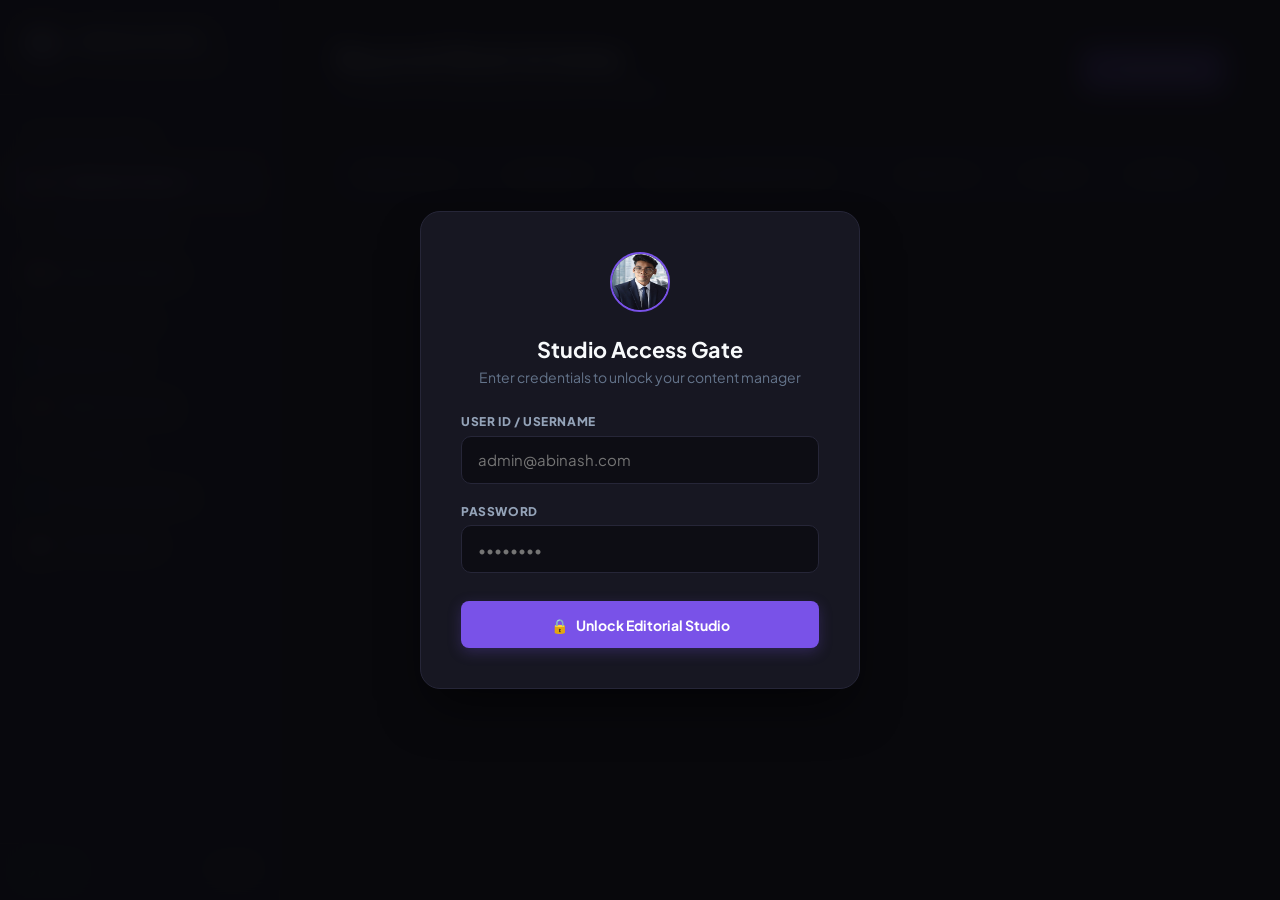
<file: admin/index.html>
<!DOCTYPE html>
<html lang="en">
<head>
  <meta charset="UTF-8">
  <meta name="viewport" content="width=device-width, initial-scale=1.0">
  <title>Studio Editorial Suite — Abinash Kumar</title>
  <link rel="icon" type="image/png" href="../assets/profile.png">
  <link rel="preconnect" href="https://fonts.googleapis.com">
  <link rel="preconnect" href="https://fonts.gstatic.com" crossorigin>
  <link href="https://fonts.googleapis.com/css2?family=Plus+Jakarta+Sans:wght@400;500;600;700;800&family=JetBrains+Mono:wght@500;700&display=swap" rel="stylesheet">
  <style>
    :root {
      --bg-primary: #09090d;
      --bg-secondary: #111117;
      --bg-card: #171722;
      --bg-card-hover: #1f1f2e;
      --border: #262638;
      --border-subtle: #1c1c2b;
      --text-main: #f8fafc;
      --text-secondary: #94a3b8;
      --text-muted: #64748b;
      --accent: #7952e8;
      --accent-hover: #906bf9;
      --accent-glow: rgba(121, 82, 232, 0.25);
      --success: #10b981;
      --danger: #ef4444;
      --scheduled: #f59e0b;
      --font-sans: 'Plus Jakarta Sans', -apple-system, sans-serif;
      --font-mono: 'JetBrains Mono', monospace;
    }
    * { box-sizing: border-box; margin: 0; padding: 0; }
    body {
      background-color: var(--bg-primary);
      color: var(--text-main);
      font-family: var(--font-sans);
      min-height: 100vh;
      display: flex;
    }

    /* Auth Gate Modal */
    .auth-overlay {
      position: fixed;
      inset: 0;
      background: rgba(9, 9, 13, 0.95);
      backdrop-filter: blur(12px);
      display: flex;
      align-items: center;
      justify-content: center;
      z-index: 9999;
    }
    .auth-card {
      background: var(--bg-card);
      border: 1px solid var(--border);
      border-radius: 20px;
      padding: 2.5rem;
      width: 100%;
      max-width: 440px;
      box-shadow: 0 25px 50px -12px rgba(0, 0, 0, 0.6);
      text-align: center;
    }
    .auth-card img {
      width: 60px;
      height: 60px;
      border-radius: 50%;
      border: 2px solid var(--accent);
      margin-bottom: 1.25rem;
    }

    /* Sidebar Navigation */
    .admin-sidebar {
      width: 280px;
      background: var(--bg-secondary);
      border-right: 1px solid var(--border);
      display: flex;
      flex-direction: column;
      flex-shrink: 0;
      min-height: 100vh;
    }
    .admin-brand {
      padding: 1.75rem 1.5rem;
      display: flex;
      align-items: center;
      gap: 0.85rem;
      border-bottom: 1px solid var(--border);
    }
    .admin-avatar {
      width: 38px;
      height: 38px;
      border-radius: 50%;
      border: 2px solid var(--accent);
      object-fit: cover;
    }
    .admin-brand-text h2 { font-size: 0.95rem; font-weight: 800; }
    .admin-brand-text p { font-size: 0.75rem; color: var(--text-muted); }

    .sidebar-nav {
      padding: 1.5rem 1rem;
      display: flex;
      flex-direction: column;
      gap: 0.35rem;
      flex-grow: 1;
    }
    .nav-header {
      font-size: 0.6875rem;
      font-weight: 800;
      color: var(--text-muted);
      text-transform: uppercase;
      letter-spacing: 0.08em;
      padding: 0.5rem 0.75rem;
      margin-top: 0.5rem;
    }
    .nav-btn {
      display: flex;
      align-items: center;
      gap: 0.75rem;
      padding: 0.75rem 0.85rem;
      color: var(--text-secondary);
      border-radius: 8px;
      text-decoration: none;
      font-size: 0.875rem;
      font-weight: 600;
      transition: all 0.2s ease;
      cursor: pointer;
      border: none;
      background: none;
      width: 100%;
      text-align: left;
    }
    .nav-btn:hover, .nav-btn.active {
      background: rgba(121, 82, 232, 0.15);
      color: #ffffff;
    }
    .nav-btn.active { border-left: 3px solid var(--accent); border-radius: 0 8px 8px 0; }

    .sidebar-footer {
      padding: 1.25rem 1.5rem;
      border-top: 1px solid var(--border);
      font-size: 0.8125rem;
      color: var(--text-muted);
      display: flex;
      align-items: center;
      justify-content: space-between;
    }

    /* Main Content Area */
    .admin-main {
      flex-grow: 1;
      padding: 2.5rem 3.5rem;
      overflow-y: auto;
      max-height: 100vh;
    }
    .top-bar {
      display: flex;
      justify-content: space-between;
      align-items: center;
      margin-bottom: 2rem;
      padding-bottom: 1.25rem;
      border-bottom: 1px solid var(--border-subtle);
    }
    .top-bar h1 { font-size: 1.75rem; font-weight: 800; letter-spacing: -0.02em; }
    .top-bar-actions { display: flex; gap: 1rem; align-items: center; }

    /* Button Tokens */
    .btn {
      display: inline-flex;
      align-items: center;
      gap: 0.5rem;
      padding: 0.75rem 1.4rem;
      font-size: 0.875rem;
      font-weight: 700;
      border-radius: 8px;
      cursor: pointer;
      transition: all 0.2s ease;
      border: none;
      text-decoration: none;
      font-family: inherit;
    }
    .btn-primary {
      background: var(--accent);
      color: #ffffff;
      box-shadow: 0 4px 14px var(--accent-glow);
    }
    .btn-primary:hover {
      background: var(--accent-hover);
      transform: translateY(-2px);
    }
    .btn-secondary {
      background: var(--bg-card);
      border: 1px solid var(--border);
      color: var(--text-main);
    }
    .btn-secondary:hover { background: var(--bg-card-hover); }

    /* Form & Editor Grid */
    .editor-grid {
      display: grid;
      grid-template-columns: 2fr 1fr;
      gap: 2rem;
    }
    .form-panel {
      background: var(--bg-card);
      border: 1px solid var(--border);
      border-radius: 16px;
      padding: 1.75rem;
      margin-bottom: 1.5rem;
    }
    .form-group { margin-bottom: 1.25rem; }
    .form-label {
      display: block;
      font-size: 0.75rem;
      font-weight: 800;
      color: var(--text-secondary);
      margin-bottom: 0.4rem;
      text-transform: uppercase;
      letter-spacing: 0.05em;
    }
    .form-input, .form-select, .form-textarea {
      width: 100%;
      background: #0d0d14;
      border: 1.5px solid var(--border);
      border-radius: 10px;
      padding: 0.85rem 1rem;
      color: #ffffff;
      font-size: 0.9375rem;
      font-family: inherit;
      transition: border-color 0.2s ease;
    }
    .form-input:focus, .form-select:focus {
      outline: none;
      border-color: var(--accent);
      box-shadow: 0 0 0 3px var(--accent-glow);
    }

    /* Rich WYSIWYG Editor Toolbar */
    .rich-editor-wrap {
      border: 1.5px solid var(--border);
      border-radius: 12px;
      background: #0d0d14;
      overflow: hidden;
      display: flex;
      flex-direction: column;
    }
    .rich-toolbar {
      display: flex;
      flex-wrap: wrap;
      align-items: center;
      gap: 0.35rem;
      padding: 0.6rem 0.75rem;
      background: #14141e;
      border-bottom: 1px solid var(--border);
    }
    .tool-btn {
      background: transparent;
      border: 1px solid transparent;
      border-radius: 6px;
      color: var(--text-secondary);
      padding: 0.35rem 0.6rem;
      font-size: 0.8125rem;
      font-weight: 700;
      cursor: pointer;
      transition: all 0.15s ease;
      font-family: inherit;
    }
    .tool-btn:hover {
      background: rgba(121, 82, 232, 0.2);
      color: #ffffff;
      border-color: rgba(121, 82, 232, 0.3);
    }
    .tool-divider {
      width: 1px;
      height: 20px;
      background: var(--border);
      margin: 0 0.25rem;
    }
    .rich-content-editable {
      min-height: 340px;
      padding: 1.25rem 1.5rem;
      color: #ffffff;
      font-size: 1rem;
      line-height: 1.8;
      outline: none;
      overflow-y: auto;
    }
    .rich-content-editable:empty:before {
      content: attr(placeholder);
      color: var(--text-muted);
    }
    .rich-content-editable h2 { font-size: 1.5rem; margin: 1.5rem 0 0.75rem; color: #ffffff; }
    .rich-content-editable h3 { font-size: 1.25rem; margin: 1.25rem 0 0.5rem; color: #ffffff; }
    .rich-content-editable p { margin-bottom: 1rem; }
    .rich-content-editable a { color: var(--accent); text-decoration: underline; }
    .rich-content-editable ul { padding-left: 1.5rem; margin-bottom: 1rem; }

    /* Schedule Time Split Controls */
    .schedule-grid {
      display: grid;
      grid-template-columns: 1.4fr 1fr;
      gap: 0.75rem;
    }

    /* Device Image Picker Zone */
    .image-drop-zone {
      border: 2px dashed var(--border);
      border-radius: 12px;
      padding: 1.5rem;
      text-align: center;
      cursor: pointer;
      background: #0d0d14;
      transition: all 0.2s ease;
    }
    .image-drop-zone:hover {
      border-color: var(--accent);
      background: rgba(121, 82, 232, 0.05);
    }
    .image-preview-img {
      max-width: 100%;
      max-height: 140px;
      border-radius: 8px;
      object-fit: cover;
      margin-top: 0.75rem;
      display: none;
    }

    /* Live Article Table */
    .article-table {
      width: 100%;
      border-collapse: collapse;
      background: var(--bg-card);
      border: 1px solid var(--border);
      border-radius: 14px;
      overflow: hidden;
    }
    .article-table th, .article-table td {
      padding: 1rem 1.25rem;
      text-align: left;
      border-bottom: 1px solid var(--border-subtle);
    }
    .article-table th {
      background: #11111a;
      font-size: 0.75rem;
      font-weight: 700;
      color: var(--text-muted);
      text-transform: uppercase;
      letter-spacing: 0.05em;
    }
    .category-tag {
      display: inline-block;
      padding: 0.25rem 0.65rem;
      background: rgba(121, 82, 232, 0.15);
      color: #c4b5fd;
      border-radius: 999px;
      font-size: 0.75rem;
      font-weight: 700;
    }
    .status-pill {
      display: inline-flex;
      align-items: center;
      gap: 0.35rem;
      font-size: 0.75rem;
      font-weight: 700;
      padding: 0.25rem 0.65rem;
      border-radius: 999px;
    }
    .status-published { background: rgba(16, 185, 129, 0.15); color: #34d399; }
    .status-scheduled { background: rgba(245, 158, 11, 0.15); color: #fbbf24; }

    .toast {
      position: fixed;
      bottom: 2rem;
      right: 2rem;
      background: #10b981;
      color: #ffffff;
      padding: 1rem 1.5rem;
      border-radius: 10px;
      font-weight: 700;
      box-shadow: 0 10px 25px rgba(0,0,0,0.5);
      display: none;
      z-index: 10000;
    }

    /* ==================== MOBILE RESPONSIVE ==================== */
    @media (max-width: 768px) {
      body {
        flex-direction: column;
      }
      .admin-sidebar {
        width: 100%;
        min-height: auto;
        border-right: none;
        border-bottom: 1px solid var(--border);
      }
      .admin-main {
        padding: 1.5rem 1rem;
      }
      .editor-grid {
        grid-template-columns: 1fr;
        gap: 1.5rem;
      }
      .top-bar {
        flex-direction: column;
        align-items: flex-start;
        gap: 1rem;
      }
      .top-bar h1 {
        font-size: 1.4rem;
      }
      .article-table {
        display: block;
        overflow-x: auto;
        white-space: nowrap;
      }
      .auth-card {
        width: 92%;
        padding: 1.75rem;
      }
    }
  </style>
</head>
<body>

  <!-- ==================== AUTH GATE ==================== -->
  <div class="auth-overlay" id="authOverlay">
    <div class="auth-card">
      <img src="../assets/profile.png" alt="Abinash Kumar">
      <h2 style="font-size: 1.35rem; margin-bottom: 0.35rem;">Studio Access Gate</h2>
      <p style="color: var(--text-muted); font-size: 0.875rem; margin-bottom: 1.75rem;">Enter credentials to unlock your content manager</p>
      
      <form onsubmit="handleLogin(event)">
        <div class="form-group" style="text-align: left;">
          <label class="form-label">User ID / Username</label>
          <input type="text" id="authUsername" class="form-input" placeholder="admin@abinash.com" required autocomplete="username">
        </div>
        <div class="form-group" style="text-align: left;">
          <label class="form-label">Password</label>
          <input type="password" id="authPassword" class="form-input" placeholder="••••••••" required autocomplete="current-password">
        </div>
        <button type="submit" class="btn btn-primary" style="width: 100%; justify-content: center; padding: 0.9rem; margin-top: 0.5rem;">
          <span>🔒</span><span>Unlock Editorial Studio</span>
        </button>
      </form>
    </div>
  </div>

  <!-- ==================== SIDEBAR ==================== -->
  <aside class="admin-sidebar">
    <div class="admin-brand">
      <img src="../assets/profile.png" alt="Abinash Kumar" class="admin-avatar">
      <div class="admin-brand-text">
        <h2>ABINASH KUMAR</h2>
        <p>Portfolio Editorial Studio</p>
      </div>
    </div>

    <nav class="sidebar-nav">
      <div class="nav-header">Publishing Engine</div>
      <button class="nav-btn active" id="btn-articles" onclick="switchView('articles')">
        <span>✍️</span><span>Published Articles</span>
      </button>
      <button class="nav-btn" id="btn-editor" onclick="switchView('editor')">
        <span>➕</span><span>Write New Article</span>
      </button>
      <button class="nav-btn" id="btn-schedule" onclick="switchView('schedule')">
        <span>📅</span><span>Editorial Calendar</span>
      </button>

      <div class="nav-header">Platform Settings</div>
      <button class="nav-btn" id="btn-authors" onclick="switchView('authors')">
        <span>👥</span><span>Authors (+/-)</span>
      </button>
      <button class="nav-btn" id="btn-token" onclick="switchView('token')">
        <span>🔑</span><span>GitHub Sync Key</span>
      </button>

      <div class="nav-header">Public Previews</div>
      <a href="../beyond-work.html" target="_blank" class="nav-btn">
        <span>🌐</span><span>Live Beyond Work ↗</span>
      </a>
      <a href="../index.html" target="_blank" class="nav-btn">
        <span>🏠</span><span>Live Portfolio ↗</span>
      </a>
    </nav>

    <div class="sidebar-footer">
      <span id="syncStatusIndicator" style="color: #10b981;">● Ready</span>
      <button onclick="handleLogout()" style="background:none; border:none; color:var(--text-muted); cursor:pointer; font-size:0.75rem;">Log Out</button>
    </div>
  </aside>

  <!-- ==================== MAIN WORKSPACE ==================== -->
  <main class="admin-main">
    
    <div class="top-bar">
      <div>
        <h1 id="viewTitle">Beyond Work Articles</h1>
        <p style="color: var(--text-secondary); font-size: 0.875rem; margin-top: 0.25rem;">Live repository publishing and editorial scheduling.</p>
      </div>
      <div class="top-bar-actions">
        <button class="btn btn-primary" onclick="switchView('editor')">
          <span>+</span><span>New Article</span>
        </button>
      </div>
    </div>

    <!-- VIEW 1: ARTICLE LIST -->
    <div id="articlesView">
      <table class="article-table">
        <thead>
          <tr>
            <th>Article Title</th>
            <th>Category</th>
            <th>Publish / Scheduled Time</th>
            <th>SEO Title</th>
            <th>Status</th>
            <th>Action</th>
          </tr>
        </thead>
        <tbody id="articleTableBody">
          <!-- Injected via loadLiveArticles() -->
        </tbody>
      </table>
    </div>

    <!-- VIEW 2: DEDICATED ARTICLE EDITOR -->
    <div id="editorView" style="display: none;">
      <form id="articleForm" onsubmit="publishArticleDirectly(event)">
        <div class="editor-grid">
          
          <!-- Left Column: Headline, Excerpt, WYSIWYG Editor -->
          <div>
            <div class="form-panel">
              <div class="form-group">
                <label class="form-label">Article Headline *</label>
                <input type="text" id="postTitle" class="form-input" placeholder="e.g. Master Your Mind Before The World Masters You" required>
              </div>

              <div class="form-group">
                <label class="form-label">URL Slug *</label>
                <input type="text" id="postSlug" class="form-input" placeholder="e.g. master-your-mind-before-the-world-masters-you" required>
              </div>

              <div class="form-group">
                <label class="form-label">Article Summary / Card Excerpt (1-2 Sentences) *</label>
                <textarea id="postExcerpt" class="form-input" style="min-height: 80px;" placeholder="A distilled perspective on cognitive clarity and mental sovereignty..." required></textarea>
              </div>

              <!-- Inbuilt WYSIWYG Text Editor with Formatting Toolbar -->
              <div class="form-group">
                <label class="form-label">Article Content (WYSIWYG Rich Formatter) *</label>
                <div class="rich-editor-wrap">
                  <div class="rich-toolbar">
                    <button type="button" class="tool-btn" onclick="formatDoc('bold')" title="Bold"><strong>B</strong></button>
                    <button type="button" class="tool-btn" onclick="formatDoc('italic')" title="Italic"><em>I</em></button>
                    <button type="button" class="tool-btn" onclick="formatDoc('underline')" title="Underline"><u>U</u></button>
                    <div class="tool-divider"></div>
                    <button type="button" class="tool-btn" onclick="formatBlock('h2')" title="Main Section Heading">H2</button>
                    <button type="button" class="tool-btn" onclick="formatBlock('h3')" title="Sub-Heading">H3</button>
                    <button type="button" class="tool-btn" onclick="formatBlock('p')" title="Paragraph">P</button>
                    <div class="tool-divider"></div>
                    <button type="button" class="tool-btn" onclick="formatDoc('insertUnorderedList')" title="Bullet List">• List</button>
                    <button type="button" class="tool-btn" onclick="formatDoc('insertOrderedList')" title="Numbered List">1. List</button>
                    <button type="button" class="tool-btn" onclick="addLink()" title="Insert Link">🔗 Link</button>
                    <button type="button" class="tool-btn" onclick="formatDoc('removeFormat')" title="Clear Formatting">🧹 Clear</button>
                  </div>
                  <div id="richEditor" class="rich-content-editable" contenteditable="true" placeholder="Start typing your essay here with headings, links, bold text, and takeaways..."></div>
                </div>
              </div>

            </div>
          </div>

          <!-- Right Column -->
          <div>
            <div class="form-panel">
              <h3 style="font-size: 0.95rem; margin-bottom: 1.25rem;">Publishing &amp; Accurate Scheduling</h3>
              
              <div class="form-group">
                <label class="form-label">Category</label>
                <select id="postCategory" class="form-select">
                  <option value="Fashion">Fashion</option>
                  <option value="Food">Food</option>
                  <option value="Travel">Travel</option>
                  <option value="Gaming">Gaming</option>
                  <option value="Anime">Anime</option>
                  <option value="Religion">Religion</option>
                  <option value="Nationalism">Nationalism</option>
                  <option value="Psychology" selected>Psychology</option>
                  <option value="Writing">Writing</option>
                  <option value="Content strategies">Content strategies</option>
                  <option value="Personal Growth">Personal Growth</option>
                  <option value="Books">Books</option>
                  <option value="Life lessons">Life lessons</option>
                </select>
              </div>

              <div class="form-group">
                <label class="form-label">Publishing Author</label>
                <select id="postAuthor" class="form-select">
                  <option value="">Default (Abinash Kumar)</option>
                  <!-- Dynamically populated -->
                </select>
                <div style="font-size:0.75rem; color:var(--text-muted); margin-top:0.25rem;">Manage authors in the Authors tab (Max 5)</div>
              </div>

              <!-- Device Image Picker -->
              <div class="form-group">
                <label class="form-label">Cover Image</label>
                <div class="image-drop-zone" onclick="document.getElementById('deviceImageInput').click()">
                  <span style="font-size: 1.5rem;">📷</span>
                  <div style="font-size: 0.8125rem; font-weight: 700; color: var(--accent); margin-top: 0.35rem;">Choose image from device</div>
                  <div style="font-size: 0.6875rem; color: var(--text-muted); margin-top: 0.2rem;">PNG, JPG, WEBP from your computer</div>
                  <input type="file" id="deviceImageInput" accept="image/*" style="display: none;" onchange="handleImagePick(event)">
                  <img id="imagePreview" class="image-preview-img" alt="Preview">
                </div>
              </div>

              <!-- Exact Local Date & Time Matcher -->
              <div class="form-group">
                <label class="form-label">Publication / Schedule Date &amp; Time</label>
                <div class="schedule-grid">
                  <input type="date" id="postDate" class="form-input" required>
                  <input type="time" id="postTime" class="form-input" required>
                </div>
                <div style="display: flex; gap: 0.5rem; margin-top: 0.5rem;">
                  <button type="button" onclick="setCurrentLocalTime()" class="btn btn-secondary" style="padding: 0.35rem 0.65rem; font-size: 0.6875rem;">
                    ⏱️ Set to Right Now
                  </button>
                </div>
              </div>

              <div style="display: flex; flex-direction: column; gap: 0.75rem; margin-top: 1.5rem;">
                <button type="submit" id="publishBtn" class="btn btn-primary" style="width: 100%; justify-content: center; padding: 0.95rem;">
                  <span>🚀</span><span>Publish Live to Website</span>
                </button>
              </div>
            </div>

            <div class="form-panel">
              <h3 style="font-size: 0.95rem; margin-bottom: 1.25rem;">Google SEO &amp; Keywords</h3>
              
              <div class="form-group">
                <label class="form-label">SEO Meta Title</label>
                <input type="text" id="postSeoTitle" class="form-input" placeholder="Google snippet title (max 60 chars)">
              </div>

              <div class="form-group">
                <label class="form-label">Meta Description</label>
                <textarea id="postSeoDesc" class="form-input" style="min-height: 75px;" placeholder="Search description (max 160 chars)"></textarea>
              </div>

              <div class="form-group">
                <label class="form-label">Keywords</label>
                <input type="text" id="postKeywords" class="form-input" placeholder="e.g. Psychology, Focus, Writing">
              </div>
            </div>

          </div>

        </div>
      </form>
    </div>

    <!-- VIEW 3: EDITORIAL CALENDAR OVERVIEW -->
    <div id="scheduleView" style="display: none;">
      <div class="form-panel">
        <h3 style="margin-bottom: 0.75rem;">📅 Scheduled Queue &amp; Timeline</h3>
        <p style="color: var(--text-secondary); font-size: 0.875rem; line-height: 1.7; margin-bottom: 1.5rem;">
          Articles with future timestamps are queued here and appear dynamically as their publication time arrives.
        </p>

        <div id="scheduleTimelineList">
          <!-- Injected via loadLiveArticles() -->
        </div>
      </div>
    </div>

    <!-- VIEW 4: GITHUB SYNC TOKEN SETUP -->
    <div id="tokenView" style="display: none;">
      <div class="form-panel" style="max-width: 680px;">
        <h3 style="margin-bottom: 0.75rem;">GitHub 1-Click Sync Key</h3>
        <p style="color: var(--text-secondary); font-size: 0.875rem; line-height: 1.7; margin-bottom: 1.5rem;">
          Paste your GitHub Personal Access Token with <strong>Contents: Read &amp; Write</strong> access.
        </p>

        <div class="form-group">
          <label class="form-label">GitHub Token</label>
          <input type="password" id="ghTokenInput" class="form-input" placeholder="ghp_..." autocomplete="off">
        </div>

        <button onclick="saveGitHubToken()" class="btn btn-primary">
          <span>💾</span><span>Save Token Securely</span>
        </button>
      </div>
    </div>

    <!-- VIEW 5: AUTHORS LIST -->
    <div id="authorsView" style="display: none;">
      <div class="form-panel" style="max-width: 600px; margin-bottom: 2rem;">
        <h3 style="font-size: 1.15rem; margin-bottom: 1.25rem;">Add New Author</h3>
        <p style="font-size: 0.85rem; color: var(--text-muted); margin-bottom: 1rem;">You can add up to 5 authors. Their profile will appear on published articles.</p>
        <form onsubmit="addAuthor(event)">
          <div class="form-group">
            <label class="form-label">Author Name *</label>
            <input type="text" id="newAuthorName" class="form-input" required>
          </div>
          <div class="form-group">
            <label class="form-label">LinkedIn Profile URL *</label>
            <input type="url" id="newAuthorLinkedIn" class="form-input" placeholder="https://linkedin.com/in/..." required>
          </div>
          <div class="form-group">
            <label class="form-label">Profile Pic (Upload) *</label>
            <div class="image-drop-zone" onclick="document.getElementById('authorImageInput').click()" style="padding: 1rem;">
              <span style="font-size: 1.5rem;">📷</span>
              <div style="font-size: 0.8125rem; font-weight: 700; color: var(--accent); margin-top: 0.35rem;">Choose image from device</div>
              <div style="font-size: 0.6875rem; color: var(--text-muted); margin-top: 0.2rem;">PNG, JPG, WEBP</div>
              <input type="file" id="authorImageInput" accept="image/*" style="display: none;" onchange="handleAuthorImagePick(event)">
              <img id="authorImagePreview" class="image-preview-img" alt="Preview" style="max-height: 80px; margin: 0.75rem auto 0 auto; border-radius: 50%; width: 80px; object-fit: cover; display: none;">
            </div>
          </div>
          <button type="submit" class="btn btn-primary">Add Author</button>
        </form>
      </div>

      <table class="article-table">
        <thead>
          <tr>
            <th>Pic</th>
            <th>Name</th>
            <th>LinkedIn</th>
            <th>Action</th>
          </tr>
        </thead>
        <tbody id="authorsTableBody">
        </tbody>
      </table>
    </div>

  </main>

  <div id="toast" class="toast">Article Published Live to Portfolio ✓</div>

  <script>
    // --- 1. USER AUTHENTICATION ---
    const AUTH_KEY = 'studio_auth_token';
    const GH_TOKEN_KEY = 'studio_gh_pat';
    let base64ImageString = '';

    function checkAuth() {
      const isAuth = localStorage.getItem(AUTH_KEY);
      const overlay = document.getElementById('authOverlay');
      if (isAuth === 'authenticated') {
        overlay.style.display = 'none';
        loadLiveArticles();
      } else {
        overlay.style.display = 'flex';
      }
    }

    function handleLogin(e) {
      e.preventDefault();
      const u = document.getElementById('authUsername').value.trim();
      const p = document.getElementById('authPassword').value;

      if (u === 'admin@abinash.com' && p === 'Abinash@2005') {
        localStorage.setItem(AUTH_KEY, 'authenticated');
        document.getElementById('authOverlay').style.display = 'none';
        loadLiveArticles();
      } else {
        alert('Invalid credentials.');
      }
    }

    function handleLogout() {
      localStorage.removeItem(AUTH_KEY);
      location.reload();
    }

    // --- 2. VIEW SWITCHER ---
    function switchView(viewName) {
      document.getElementById('articlesView').style.display = viewName === 'articles' ? 'block' : 'none';
      document.getElementById('editorView').style.display = viewName === 'editor' ? 'block' : 'none';
      document.getElementById('scheduleView').style.display = viewName === 'schedule' ? 'block' : 'none';
      document.getElementById('tokenView').style.display = viewName === 'token' ? 'block' : 'none';
      document.getElementById('authorsView').style.display = viewName === 'authors' ? 'block' : 'none';

      document.querySelectorAll('.nav-btn').forEach(b => b.classList.remove('active'));
      const activeBtn = document.getElementById(`btn-${viewName}`);
      if (activeBtn) activeBtn.classList.add('active');

      const titles = {
        'articles': 'Published Beyond Work Articles',
        'editor': 'Write New Beyond Work Article',
        'schedule': 'Editorial Calendar & Schedule',
        'token': 'GitHub Repository Sync Key',
        'authors': 'Manage Publishing Authors'
      };
      document.getElementById('viewTitle').textContent = titles[viewName] || 'Editorial Studio';
    }

    // --- 3. ACCURATE LOCAL TIME HELPER ---
    function setCurrentLocalTime() {
      const d = new Date();
      const year = d.getFullYear();
      const month = String(d.getMonth() + 1).padStart(2, '0');
      const day = String(d.getDate()).padStart(2, '0');
      const hours = String(d.getHours()).padStart(2, '0');
      const minutes = String(d.getMinutes()).padStart(2, '0');

      document.getElementById('postDate').value = `${year}-${month}-${day}`;
      document.getElementById('postTime').value = `${hours}:${minutes}`;
    }
    setCurrentLocalTime();

    document.getElementById('postTitle').addEventListener('input', (e) => {
      const slugInput = document.getElementById('postSlug');
      if (!slugInput.dataset.manual) {
        slugInput.value = e.target.value.toLowerCase().trim().replace(/[^a-z0-9]+/g, '-').replace(/(^-|-$)/g, '');
      }
    });
    document.getElementById('postSlug').addEventListener('input', () => {
      document.getElementById('postSlug').dataset.manual = 'true';
    });

    // --- 4. WYSIWYG FORMATTING COMMANDS ---
    function formatDoc(cmd, val = null) {
      document.execCommand(cmd, false, val);
      document.getElementById('richEditor').focus();
    }
    function formatBlock(tag) {
      document.execCommand('formatBlock', false, tag);
      document.getElementById('richEditor').focus();
    }
    function addLink() {
      const url = prompt('Enter the link destination URL: (e.g. https://example.com)');
      if (url) formatDoc('createLink', url);
    }

    // --- 5. DEVICE IMAGE PICKER ---
    function handleImagePick(e) {
      const file = e.target.files[0];
      if (!file) return;

      const reader = new FileReader();
      reader.onload = function(evt) {
        base64ImageString = evt.target.result;
        const preview = document.getElementById('imagePreview');
        preview.src = base64ImageString;
        preview.style.display = 'block';
      };
      reader.readAsDataURL(file);
    }

    // --- 6. GITHUB DIRECT 2-STEP PUBLISHER (Commits article JSON + Updates Manifest Index) ---
    function saveGitHubToken() {
      const token = document.getElementById('ghTokenInput').value.trim();
      if (!token) return alert('Please paste a valid token.');
      localStorage.setItem(GH_TOKEN_KEY, token);
      alert('GitHub Token saved securely in your browser!');
      switchView('editor');
    }

    async function publishArticleDirectly(e) {
      e.preventDefault();
      const editorHTML = document.getElementById('richEditor').innerHTML.trim();
      if (!editorHTML) {
        return alert('Please write some content in the article body before publishing.');
      }

      const btn = document.getElementById('publishBtn');
      btn.disabled = true;
      btn.innerHTML = '<span>⏳</span><span>Publishing to GitHub...</span>';

      const title = document.getElementById('postTitle').value;
      const slug = document.getElementById('postSlug').value;
      const category = document.getElementById('postCategory').value;
      const excerpt = document.getElementById('postExcerpt').value;
      const date = document.getElementById('postDate').value;
      const time = document.getElementById('postTime').value;
      const fullDateTime = `${date}T${time}:00`;
      
      const isFuture = new Date(fullDateTime) > new Date();
      const status = isFuture ? 'Scheduled' : 'Published';

      const seoTitle = document.getElementById('postSeoTitle').value || title;
      const metaDescription = document.getElementById('postSeoDesc').value || excerpt;
      const keywords = document.getElementById('postKeywords').value || category;

      const authorIdx = document.getElementById('postAuthor').value;
      const authorObj = authorIdx !== "" ? authorsList[authorIdx] : null;

      const articleObj = {
        title,
        slug,
        category,
        excerpt,
        body: editorHTML,
        coverImage: base64ImageString || 'assets/profile.png',
        date: fullDateTime,
        status,
        author: authorObj,
        seo: { seoTitle, metaDescription, keywords, ogImage: base64ImageString || 'assets/profile.png' }
      };

      const token = localStorage.getItem(GH_TOKEN_KEY);
      
      if (token) {
        try {
          const repo = 'AbinashKumar07/Portfolio';
          
          // 1. Commit the individual article JSON
          const filePath = `content/beyond-work/${slug}.json`;
          const contentBase64 = btoa(unescape(encodeURIComponent(JSON.stringify(articleObj, null, 2))));

          let existingSha = null;
          try {
            const check = await fetch(`https://api.github.com/repos/${repo}/contents/${filePath}`, {
              headers: { 'Authorization': `token ${token}` }
            });
            if (check.ok) {
              const data = await check.json();
              existingSha = data.sha;
            }
          } catch(err) {}

          const putBody = {
            message: `feat(article): ${status.toLowerCase()} ${title}`,
            content: contentBase64
          };
          if (existingSha) putBody.sha = existingSha;

          const res = await fetch(`https://api.github.com/repos/${repo}/contents/${filePath}`, {
            method: 'PUT',
            headers: {
              'Authorization': `token ${token}`,
              'Content-Type': 'application/json'
            },
            body: JSON.stringify(putBody)
          });

          if (!res.ok) throw new Error('GitHub article write failed.');

          // 2. Fetch and update the master index.json manifest so Beyond Work displays immediately
          let currentArticles = [];
          let indexSha = null;
          try {
            const indexCheck = await fetch(`https://api.github.com/repos/${repo}/contents/content/beyond-work/index.json?ref=main&t=${Date.now()}`, {
              headers: { 'Authorization': `token ${token}` },
              cache: 'no-store'
            });
            if (indexCheck.ok) {
              const indexData = await indexCheck.json();
              indexSha = indexData.sha;
              if (indexData.content) {
                currentArticles = JSON.parse(decodeURIComponent(escape(atob(indexData.content))));
              } else {
                const rawRes = await fetch(`https://raw.githubusercontent.com/${repo}/main/content/beyond-work/index.json?t=${Date.now()}`, {
                  cache: 'no-store'
                });
                if (rawRes.ok) currentArticles = await rawRes.json();
              }
            }
          } catch(err) {}

          // Filter out existing slug if updating
          currentArticles = currentArticles.filter(a => a.slug !== slug);
          currentArticles.unshift(articleObj);

          const newIndexBase64 = btoa(unescape(encodeURIComponent(JSON.stringify(currentArticles, null, 2))));
          const indexPutBody = {
            message: `chore: update beyond-work manifest for ${slug}`,
            content: newIndexBase64
          };
          if (indexSha) indexPutBody.sha = indexSha;

          await fetch(`https://api.github.com/repos/${repo}/contents/content/beyond-work/index.json`, {
            method: 'PUT',
            headers: {
              'Authorization': `token ${token}`,
              'Content-Type': 'application/json'
            },
            body: JSON.stringify(indexPutBody)
          });

          showToast('Article published live to GitHub! Netlify will show it in 30s.');
          loadLiveArticles();
          switchView('articles');
        } catch (err) {
          alert(`Publishing Error: ${err.message}. Please verify your GitHub token permissions.`);
        }
      } else {
        alert('Please save your GitHub Sync Key in the sidebar first to publish directly.');
        switchView('token');
      }

      btn.disabled = false;
      btn.innerHTML = '<span>🚀</span><span>Publish Live to Website</span>';
    }

    function showToast(msg) {
      const t = document.getElementById('toast');
      t.textContent = msg;
      t.style.display = 'block';
      setTimeout(() => t.style.display = 'none', 4000);
    }

    async function loadLiveArticles() {
      const tbody = document.getElementById('articleTableBody');
      const scheduleTimeline = document.getElementById('scheduleTimelineList');
      try {
        let articles = [];
        const token = localStorage.getItem(GH_TOKEN_KEY);
        
        if (token) {
          const repo = 'AbinashKumar07/Portfolio';
          const ghRes = await fetch(`https://raw.githubusercontent.com/${repo}/main/content/beyond-work/index.json?t=${Date.now()}`, {
            cache: 'no-store'
          });
          if (ghRes.ok) {
            articles = await ghRes.json();
          } else {
            console.warn('GitHub API fetch failed, falling back to local file.');
            throw new Error('GitHub API Error');
          }
        } else {
          const res = await fetch('../content/beyond-work/index.json?t=' + Date.now(), { cache: 'no-store' });
          if (!res.ok) throw new Error('Local file not found');
          articles = await res.json();
        }

        if (!articles || articles.length === 0) throw new Error('No articles found');

        tbody.innerHTML = articles.map(a => {
          const isScheduled = a.status === 'Scheduled' || new Date(a.date) > new Date();
          const statusClass = isScheduled ? 'status-scheduled' : 'status-published';
          const statusText = isScheduled ? '⏳ Scheduled' : '● Published';

          return `
            <tr>
              <td><strong>${a.title}</strong></td>
              <td><span class="category-tag">${a.category}</span></td>
              <td>${new Date(a.date).toLocaleString([], { dateStyle: 'medium', timeStyle: 'short' })}</td>
              <td>${a.seo ? a.seo.seoTitle : a.title}</td>
              <td><span class="status-pill ${statusClass}">${statusText}</span></td>
              <td style="display: flex; gap: 0.5rem;">
                <a href="../beyond-work-article.html?slug=${a.slug}" target="_blank" class="btn btn-secondary" style="padding: 0.35rem 0.75rem; font-size: 0.75rem;">View Live ↗</a>
                <button onclick="editArticle('${a.slug}', this)" class="btn btn-secondary" style="padding: 0.35rem 0.75rem; font-size: 0.75rem; border-color: #3b82f6; color: #3b82f6;">Edit</button>
                <button onclick="takeDownArticle('${a.slug}', '${a.title.replace(/'/g, "\\'")}', this)" class="btn btn-secondary" style="padding: 0.35rem 0.75rem; font-size: 0.75rem; border-color: #ef4444; color: #ef4444;">Take Down</button>
              </td>
            </tr>
          `;
        }).join('');

        const scheduledList = articles.filter(a => a.status === 'Scheduled' || new Date(a.date) > new Date());
        if (scheduledList.length > 0) {
          scheduleTimeline.innerHTML = scheduledList.map(s => `
            <div style="background: #0d0d14; border: 1px solid var(--border); border-radius: 10px; padding: 1.25rem; margin-bottom: 1rem; display: flex; justify-content: space-between; align-items: center;">
              <div>
                <h4 style="font-size: 1rem; margin-bottom: 0.25rem;">${s.title}</h4>
                <div style="font-size: 0.8125rem; color: var(--text-muted);">Category: <span style="color: var(--accent);">${s.category}</span></div>
              </div>
              <div style="text-align: right;">
                <div style="color: var(--scheduled); font-weight: 700; font-size: 0.875rem;">${new Date(s.date).toLocaleString([], { dateStyle: 'medium', timeStyle: 'short' })}</div>
                <span class="status-pill status-scheduled" style="margin-top: 0.25rem;">Scheduled Release</span>
              </div>
            </div>
          `).join('');
        } else {
          scheduleTimeline.innerHTML = '<div style="color: var(--text-muted); font-size: 0.875rem;">No scheduled articles currently queued.</div>';
        }

      } catch (err) {
        console.error("loadLiveArticles failed:", err);
        tbody.innerHTML = `
          <tr>
            <td colspan="6" style="text-align: center; color: var(--text-muted); padding: 3rem;">
              No articles published yet. Click <strong>"Write New Article"</strong> to compose your first post.<br>
              <span style="font-size:0.75rem; color:#ef4444;">(Debug: ${err.message})</span>
            </td>
          </tr>
        `;
        scheduleTimeline.innerHTML = '<div style="color: var(--text-muted); font-size: 0.875rem;">No scheduled articles currently queued.</div>';
      }
    }

    checkAuth();
    if (localStorage.getItem(GH_TOKEN_KEY)) {
      document.getElementById('ghTokenInput').value = localStorage.getItem(GH_TOKEN_KEY);
    }

    async function editArticle(slug, btn) {
      const originalText = btn.innerHTML;
      btn.innerHTML = 'Loading...';
      btn.disabled = true;
      try {
        const repo = 'AbinashKumar07/Portfolio';
        const rawUrl = `https://raw.githubusercontent.com/${repo}/main/content/beyond-work/${slug}.json?t=${Date.now()}`;
        const res = await fetch(rawUrl);
        if (!res.ok) throw new Error('Failed to fetch article data');
        const a = await res.json();
        
        // Populate form
        document.getElementById('postTitle').value = a.title;
        document.getElementById('postSlug').value = a.slug;
        document.getElementById('postCategory').value = a.category;
        document.getElementById('postExcerpt').value = a.excerpt;
        document.getElementById('richEditor').innerHTML = a.body;
        
        if (a.date) {
          const dt = new Date(a.date);
          const yyyy = dt.getFullYear();
          const mm = String(dt.getMonth() + 1).padStart(2, '0');
          const dd = String(dt.getDate()).padStart(2, '0');
          document.getElementById('postDate').value = `${yyyy}-${mm}-${dd}`;
          
          const HH = String(dt.getHours()).padStart(2, '0');
          const MM = String(dt.getMinutes()).padStart(2, '0');
          document.getElementById('postTime').value = `${HH}:${MM}`;
        }
        
        if (a.seo) {
          document.getElementById('postSeoTitle').value = a.seo.seoTitle || '';
          document.getElementById('postSeoDesc').value = a.seo.metaDescription || '';
          document.getElementById('postKeywords').value = a.seo.keywords || '';
        }

        if (a.coverImage) {
          base64ImageString = a.coverImage;
          const preview = document.getElementById('imagePreview');
          preview.src = base64ImageString;
          preview.style.display = 'block';
        }
        
        switchView('editor');
      } catch (err) {
        alert('Could not load article for editing.');
        console.error(err);
      } finally {
        btn.innerHTML = originalText;
        btn.disabled = false;
      }
    }

    async function takeDownArticle(slug, title, btn) {
      if (!confirm(`Are you sure you want to take down "${title}"? This cannot be undone.`)) return;
      
      const token = localStorage.getItem(GH_TOKEN_KEY);
      if (!token) {
        alert('Please save your GitHub Sync Key in the sidebar first.');
        return switchView('token');
      }

      btn.disabled = true;
      btn.innerHTML = 'Taking down...';

      try {
        const repo = 'AbinashKumar07/Portfolio';
        
        // 1. Get SHA of the article file
        let articleSha = null;
        try {
          const check = await fetch(`https://api.github.com/repos/${repo}/contents/content/beyond-work/${slug}.json`, {
            headers: { 'Authorization': `token ${token}` }
          });
          if (check.ok) articleSha = (await check.json()).sha;
        } catch(e) {}

        if (articleSha) {
          // Delete article file
          await fetch(`https://api.github.com/repos/${repo}/contents/content/beyond-work/${slug}.json`, {
            method: 'DELETE',
            headers: {
              'Authorization': `token ${token}`,
              'Content-Type': 'application/json'
            },
            body: JSON.stringify({
              message: `chore: take down article ${slug}`,
              sha: articleSha
            })
          });
        }

        // 2. Fetch and update the master index.json manifest
        let currentArticles = [];
        let indexSha = null;
        try {
          const indexCheck = await fetch(`https://api.github.com/repos/${repo}/contents/content/beyond-work/index.json?ref=main&t=${Date.now()}`, {
            headers: { 'Authorization': `token ${token}` },
            cache: 'no-store'
          });
          if (indexCheck.ok) {
            const indexData = await indexCheck.json();
            indexSha = indexData.sha;
            if (indexData.content) {
              currentArticles = JSON.parse(decodeURIComponent(escape(atob(indexData.content))));
            } else {
              const rawRes = await fetch(`https://raw.githubusercontent.com/${repo}/main/content/beyond-work/index.json?t=${Date.now()}`, {
                cache: 'no-store'
              });
              if (rawRes.ok) currentArticles = await rawRes.json();
            }
          }
        } catch(e) {}

        currentArticles = currentArticles.filter(a => a.slug !== slug);
        const newIndexBase64 = btoa(unescape(encodeURIComponent(JSON.stringify(currentArticles, null, 2))));
        
        if (indexSha) {
          await fetch(`https://api.github.com/repos/${repo}/contents/content/beyond-work/index.json`, {
            method: 'PUT',
            headers: {
              'Authorization': `token ${token}`,
              'Content-Type': 'application/json'
            },
            body: JSON.stringify({
              message: `chore: update beyond-work manifest after taking down ${slug}`,
              content: newIndexBase64,
              sha: indexSha
            })
          });
        }

        showToast('Article taken down successfully! Netlify will update in 30s.');
        loadLiveArticles();
      } catch (err) {
        alert(`Take down Error: ${err.message}`);
        btn.disabled = false;
        btn.innerHTML = 'Take Down';
      }
    }
    // --- 10. AUTHORS MANAGEMENT LOGIC ---
    let authorsList = [];
    let authorBase64ImageString = '';

    function handleAuthorImagePick(e) {
      const file = e.target.files[0];
      if (!file) return;

      const reader = new FileReader();
      reader.onload = function(evt) {
        authorBase64ImageString = evt.target.result;
        const preview = document.getElementById('authorImagePreview');
        preview.src = authorBase64ImageString;
        preview.style.display = 'block';
      };
      reader.readAsDataURL(file);
    }

    async function loadAuthors() {
      const token = localStorage.getItem(GH_TOKEN_KEY);
      const url = token 
        ? `https://api.github.com/repos/AbinashKumar07/Portfolio/contents/content/beyond-work/authors.json`
        : '../content/beyond-work/authors.json';

      try {
        const res = await fetch(url, token ? { headers: { 'Authorization': `token ${token}` } } : { cache: 'no-store' });
        if (res.ok) {
          if (token) {
            const data = await res.json();
            authorsList = JSON.parse(decodeURIComponent(escape(atob(data.content))));
          } else {
            authorsList = await res.json();
          }
        }
      } catch (err) {
        console.warn('No authors list found or error loading:', err);
      }
      renderAuthors();
    }

    function renderAuthors() {
      const tbody = document.getElementById('authorsTableBody');
      if(tbody) {
        tbody.innerHTML = authorsList.map((a, idx) => `
          <tr>
            <td><img src="${a.pic}" style="width:30px;height:30px;border-radius:50%;object-fit:cover;border:1px solid var(--border);"></td>
            <td>${a.name}</td>
            <td><a href="${a.linkedin}" target="_blank" style="color:var(--accent);text-decoration:none;">Profile ↗</a></td>
            <td><button onclick="removeAuthor(${idx})" style="background:var(--danger);color:#fff;border:none;padding:0.4rem 0.75rem;border-radius:6px;cursor:pointer;font-weight:700;">Remove</button></td>
          </tr>
        `).join('');
      }

      const select = document.getElementById('postAuthor');
      if(select) {
        select.innerHTML = '<option value="">Default (Abinash Kumar)</option>' + 
          authorsList.map((a, idx) => `<option value="${idx}">${a.name}</option>`).join('');
      }
    }

    async function saveAuthorsToGitHub() {
      const token = localStorage.getItem(GH_TOKEN_KEY);
      if (!token) throw new Error('GitHub Sync Key required.');
      
      const repo = 'AbinashKumar07/Portfolio';
      const filePath = 'content/beyond-work/authors.json';
      const contentBase64 = btoa(unescape(encodeURIComponent(JSON.stringify(authorsList, null, 2))));

      let sha = null;
      try {
        const check = await fetch(`https://api.github.com/repos/${repo}/contents/${filePath}`, { headers: { 'Authorization': `token ${token}` }});
        if (check.ok) sha = (await check.json()).sha;
      } catch (err) {}

      const body = { message: 'chore: update authors list', content: contentBase64 };
      if (sha) body.sha = sha;

      const res = await fetch(`https://api.github.com/repos/${repo}/contents/${filePath}`, {
        method: 'PUT',
        headers: { 'Authorization': `token ${token}`, 'Content-Type': 'application/json' },
        body: JSON.stringify(body)
      });
      
      if (!res.ok) throw new Error('Failed to save authors to GitHub.');
    }

    async function addAuthor(e) {
      e.preventDefault();
      if (authorsList.length >= 5) {
        return alert('Maximum of 5 authors allowed.');
      }
      if (!authorBase64ImageString) {
        return alert('Please select a profile picture from your device.');
      }
      
      const btn = e.target.querySelector('button[type="submit"]');
      const originalText = btn.textContent;
      btn.textContent = 'Saving...';
      btn.disabled = true;

      const newAuthor = {
        name: document.getElementById('newAuthorName').value.trim(),
        linkedin: document.getElementById('newAuthorLinkedIn').value.trim(),
        pic: authorBase64ImageString
      };

      authorsList.push(newAuthor);
      
      try {
        await saveAuthorsToGitHub();
        e.target.reset();
        authorBase64ImageString = '';
        document.getElementById('authorImagePreview').style.display = 'none';
        renderAuthors();
        alert('Author added successfully!');
      } catch(err) {
        alert('Error saving author. Ensure your Sync Key is valid.');
        authorsList.pop(); // Revert
      } finally {
        btn.textContent = originalText;
        btn.disabled = false;
      }
    }

    async function removeAuthor(idx) {
      if (confirm('Remove this author?')) {
        const removed = authorsList.splice(idx, 1)[0];
        try {
          await saveAuthorsToGitHub();
          renderAuthors();
        } catch(err) {
          alert('Error removing author.');
          authorsList.splice(idx, 0, removed); // Revert
        }
      }
    }

    // Load authors initially
    loadAuthors();
  </script>
</body>
</html>
</file>
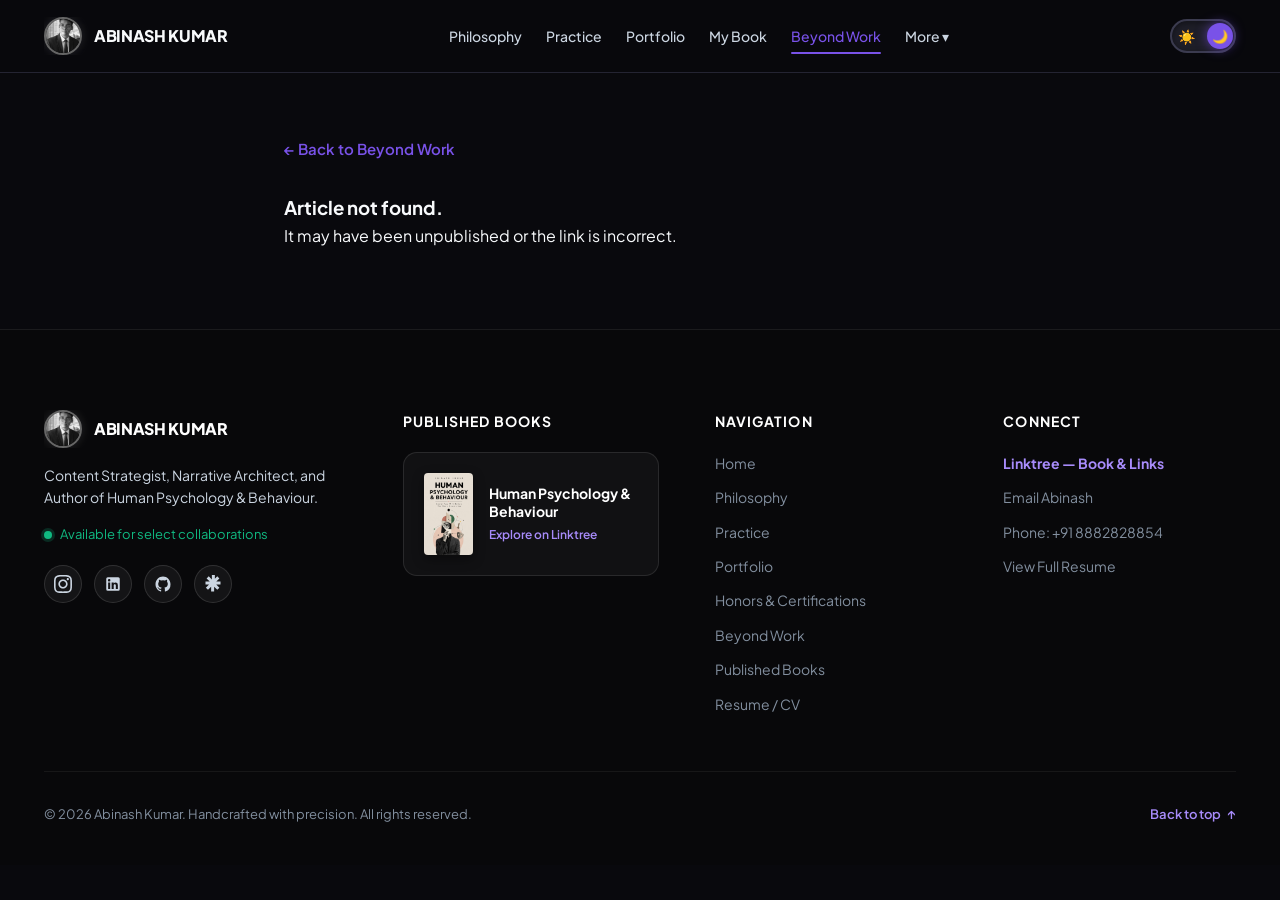
<file: beyond-work-article.html>
<!DOCTYPE html>
<html lang="en">
<head>
<meta charset="UTF-8">
<meta name="viewport" content="width=device-width, initial-scale=1.0">
<title>Beyond Work Article — Abinash Kumar</title>
<meta name="description" content="An essay by Abinash Kumar.">
<meta name="keywords" content="Abinash Kumar, Beyond Work">
<meta property="og:type" content="article">
<meta property="og:title" content="Beyond Work — Abinash Kumar">
<meta property="og:description" content="An essay by Abinash Kumar.">
<meta property="og:image" content="assets/profile.jpg">
<link rel="canonical" href="https://abinashkumar07.github.io/Portfolio/beyond-work-article.html">
<link rel="icon" type="image/png" href="assets/profile.png">
<link rel="preconnect" href="https://fonts.googleapis.com">
<link rel="preconnect" href="https://fonts.gstatic.com" crossorigin>
<link href="https://fonts.googleapis.com/css2?family=JetBrains+Mono:wght@500;700&family=Newsreader:ital,opsz,wght@0,6..72,400;0,6..72,600;1,6..72,400;1,6..72,600&family=Plus+Jakarta+Sans:wght@400;500;600;700;800&display=swap" rel="stylesheet">
<link rel="stylesheet" href="css/styles.css">
<link rel="stylesheet" href="css/footer-social-icons.css">
<style>
  .bw-article-wrap { padding-top: 8.5rem; padding-bottom: 5rem; max-width: 760px; margin: 0 auto; }
  .bw-article-body { font-size: 1.0625rem; line-height: 1.85; color: var(--text-secondary); }
  .bw-article-body h2 { font-size: 1.65rem; font-weight: 800; color: var(--text-primary); margin: 2rem 0 1rem; }
  .bw-article-body h3 { font-size: 1.35rem; font-weight: 700; color: var(--text-primary); margin: 1.75rem 0 0.75rem; }
  .bw-article-body p { margin-bottom: 1.25rem; }
  .bw-article-body a { color: var(--accent-purple); font-weight: 600; }
  .bw-back-link { display: inline-flex; align-items: center; gap: 0.4rem; color: var(--accent-purple); font-weight: 600; font-size: 0.9375rem; margin-bottom: 2rem; }
</style>
</head>
<body>

<header class="site-header" id="siteHeader">
  <div class="nav-container">
    <a href="index.html" class="brand-logo"><img src="assets/profile.png" alt="Abinash Kumar" class="brand-avatar"><span>ABINASH KUMAR</span></a>
    <nav class="nav-menu" id="navMenu">
      <a href="index.html#philosophy" class="nav-link">Philosophy</a>
      <a href="index.html#practice" class="nav-link">Practice</a>
      <a href="index.html#work" class="nav-link">Portfolio</a>
      <a href="index.html#book" class="nav-link">My Book</a>
      <a href="beyond-work.html" class="nav-link active">Beyond Work</a>
      <div class="nav-dropdown">
        <button class="nav-link nav-dropdown-trigger" aria-expanded="false" aria-haspopup="true">More ▾</button>
        <div class="nav-dropdown-menu">
          <a href="index.html#certificates" class="nav-link">Honors</a>
          <a href="resume.html" class="nav-link">Resume</a>
          <a href="index.html#toolkit" class="nav-link">Toolkit</a>
        </div>
      </div>
    </nav>
    <div class="nav-actions">
      <div class="theme-switch-wrap" title="Toggle Light / Dark Mode">
        <button class="theme-switch-btn" id="themeSwitchBtn" aria-label="Toggle Theme">
          <span class="switch-icon-sun">☀️</span><span class="switch-icon-moon">🌙</span>
          <div class="theme-switch-thumb" id="themeSwitchThumb"></div>
        </button>
      </div>
      <button class="mobile-toggle" aria-label="Toggle Navigation Menu">☰</button>
    </div>
  </div>
</header>

<main>
  <div class="container bw-article-wrap">
    <a href="beyond-work.html" class="bw-back-link">← Back to Beyond Work</a>
    <article id="articleContainer"></article>
  </div>
</main>

<footer class="site-footer" id="siteFooterInclude"></footer>

<script src="js/main.js"></script>
<script src="js/beyond-work.js"></script>
<script src="js/footer-loader.js"></script>
</body>
</html>
</file>
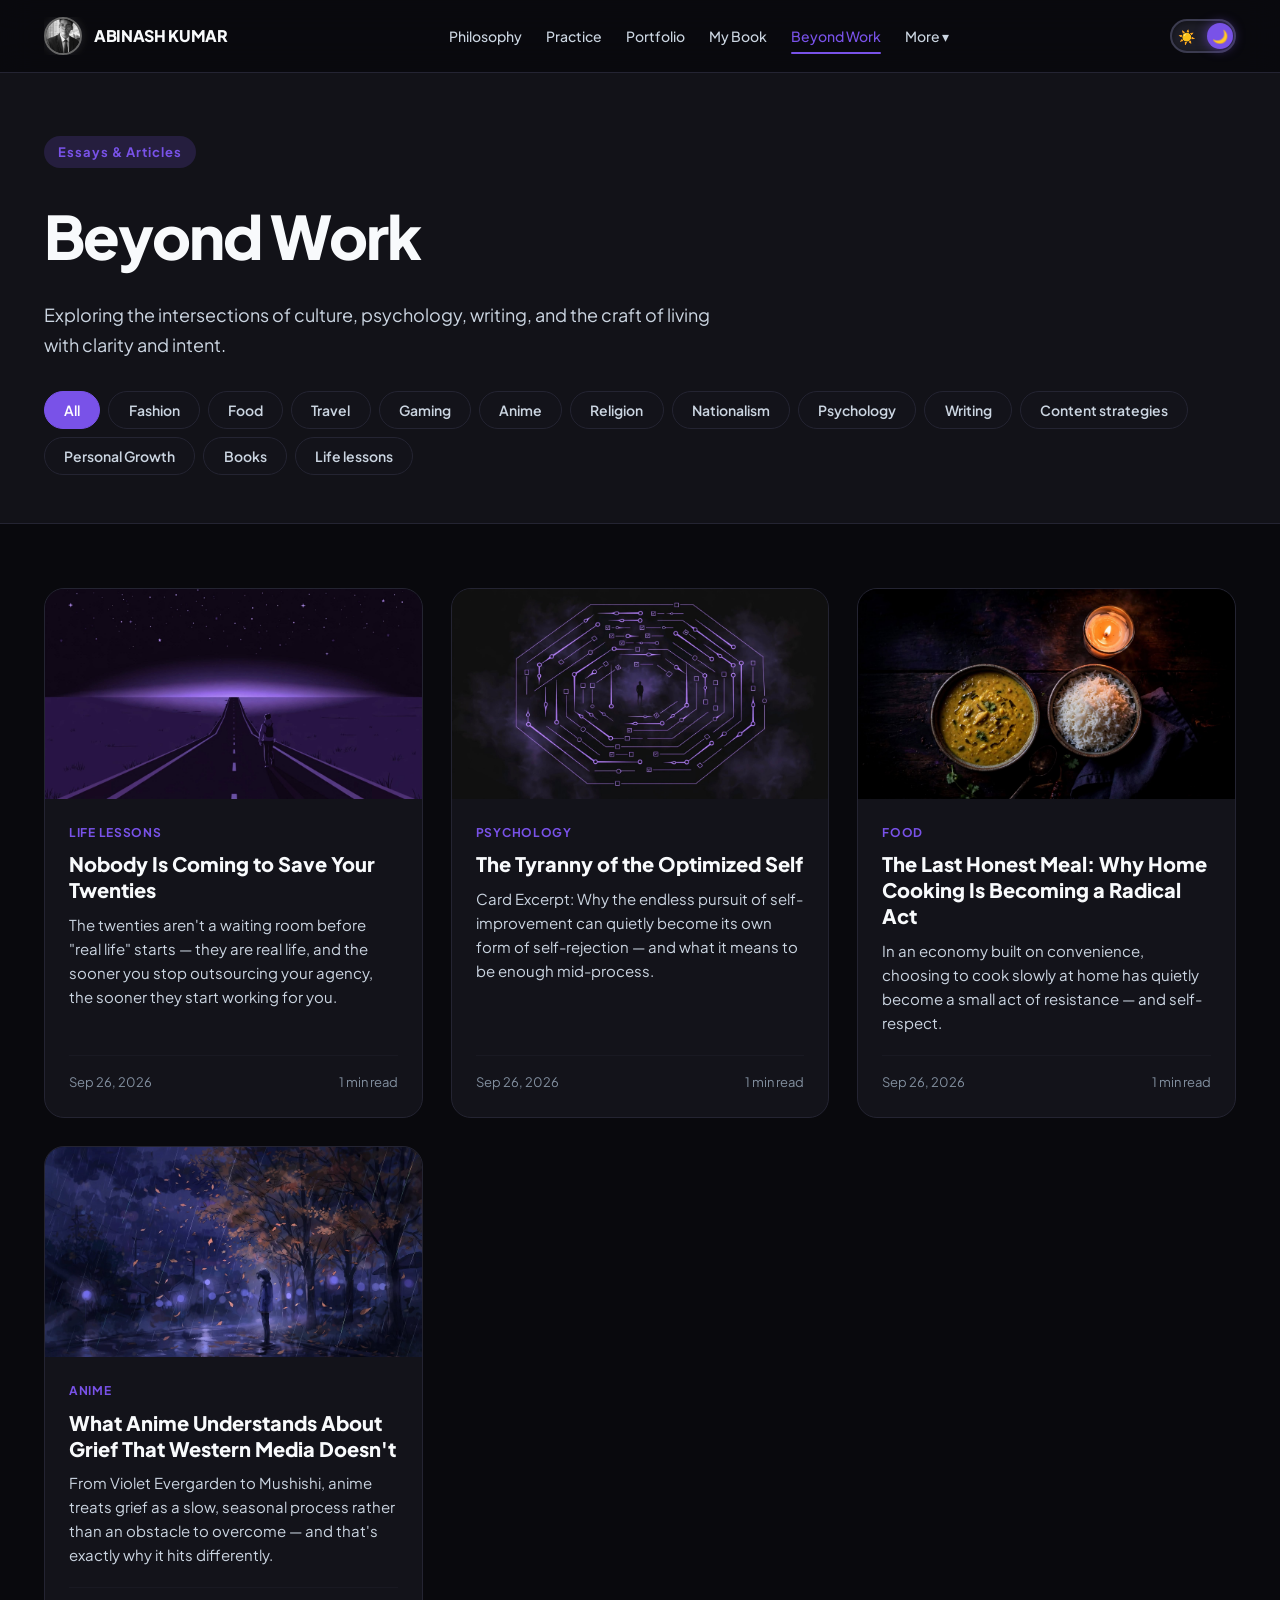
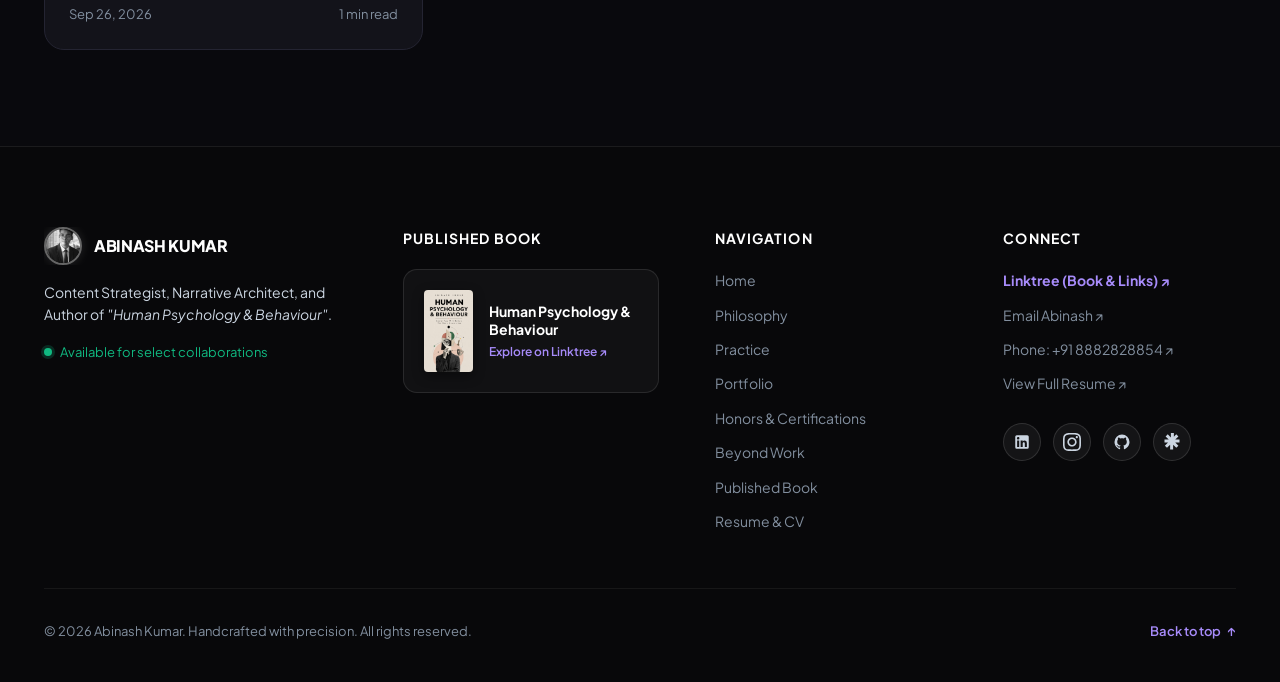
<file: beyond-work.html>
<!DOCTYPE html>
<html lang="en">
<head>
<meta charset="UTF-8">
<meta name="viewport" content="width=device-width, initial-scale=1.0">
<title id="pageTitle">Beyond Work — Abinash Kumar | Essays, Ideas & Insights</title>
<meta name="description" id="pageDescription" content="Outside client work — original essays and articles by Abinash Kumar spanning psychology, writing, culture, books, and life lessons.">
<meta name="keywords" id="pageKeywords" content="Abinash Kumar, Beyond Work, Psychology, Writing, Content Strategies, Books, Life Lessons, Culture">
<meta property="og:type" content="website">
<meta property="og:title" id="ogTitle" content="Beyond Work — Abinash Kumar">
<meta property="og:description" id="ogDescription" content="Essays, ideas, and perspectives by Abinash Kumar.">
<meta property="og:image" id="ogImage" content="assets/profile.png">
<link rel="canonical" id="canonicalLink" href="https://peppy-bublanina-b8a53f.netlify.app/beyond-work.html">
<link rel="icon" type="image/png" href="assets/profile.png">
<link rel="preconnect" href="https://fonts.googleapis.com">
<link rel="preconnect" href="https://fonts.gstatic.com" crossorigin>
<link href="https://fonts.googleapis.com/css2?family=JetBrains+Mono:wght@500;700&family=Newsreader:ital,opsz,wght@0,6..72,400;0,6..72,600;1,6..72,400;1,6..72,600&family=Plus+Jakarta+Sans:wght@400;500;600;700;800&display=swap" rel="stylesheet">
<link rel="stylesheet" href="css/styles.css">
<link rel="stylesheet" href="css/footer-social-icons.css">
<style>
  .bw-hero { padding-top: 8.5rem; padding-bottom: 3rem; background: var(--bg-secondary); border-bottom: 1px solid var(--border-light); }
  .bw-hero-title { font-size: clamp(2.5rem, 5vw, 3.75rem); font-weight: 800; letter-spacing: -0.03em; margin-bottom: 1rem; }
  .bw-hero-sub { font-size: 1.125rem; color: var(--text-secondary); max-width: 680px; line-height: 1.65; }
  .bw-filter-row { display: flex; gap: 0.5rem; flex-wrap: wrap; margin-top: 2rem; }
  .bw-filter-btn { padding: 0.55rem 1.2rem; font-size: 0.875rem; font-weight: 600; border-radius: var(--radius-full); border: 1px solid var(--border-light); background: var(--bg-card); color: var(--text-secondary); transition: all var(--transition-fast); cursor: pointer; }
  .bw-filter-btn:hover { border-color: var(--accent-purple); color: var(--accent-purple); }
  .bw-filter-btn.active { background: var(--accent-purple); border-color: var(--accent-purple); color: #fff; }
  .bw-grid-section { padding: 4rem 0 6rem; min-height: 400px; }
  .bw-grid { display: grid; grid-template-columns: repeat(3, 1fr); gap: 1.75rem; }
  .bw-card { background: var(--bg-card); border: 1.5px solid var(--border-light); border-radius: var(--radius-lg); overflow: hidden; transition: all var(--transition-normal); display: flex; flex-direction: column; text-decoration: none; color: inherit; cursor: pointer; }
  .bw-card:hover { border-color: var(--accent-purple); box-shadow: 0 10px 28px rgba(121, 82, 232, 0.15); transform: translateY(-4px); }
  .bw-card-img-wrap { height: 210px; overflow: hidden; background: var(--bg-secondary); }
  .bw-card-img { width: 100%; height: 100%; object-fit: cover; transition: transform var(--transition-normal); }
  .bw-card:hover .bw-card-img { transform: scale(1.05); }
  .bw-card-body { padding: 1.5rem; display: flex; flex-direction: column; flex-grow: 1; }
  .bw-card-category { font-size: 0.75rem; font-weight: 700; text-transform: uppercase; letter-spacing: 0.06em; color: var(--accent-purple); margin-bottom: 0.6rem; }
  .bw-card-title { font-size: 1.25rem; font-weight: 800; margin-bottom: 0.6rem; line-height: 1.3; color: var(--text-primary); }
  .bw-card-excerpt { font-size: 0.9375rem; color: var(--text-secondary); line-height: 1.6; margin-bottom: 1.25rem; flex-grow: 1; }
  .bw-card-meta { display: flex; align-items: center; justify-content: space-between; font-size: 0.8125rem; color: var(--text-muted); padding-top: 1rem; border-top: 1px solid var(--border-subtle); }
  .bw-empty-state { text-align: center; padding: 5rem 1rem; color: var(--text-muted); }
  .bw-empty-state h3 { font-size: 1.4rem; color: var(--text-primary); margin-bottom: 0.5rem; font-weight: 700; }
  @media (max-width: 900px) { .bw-grid { grid-template-columns: repeat(2, 1fr); } }
  @media (max-width: 640px) { .bw-grid { grid-template-columns: 1fr; } }
</style>
</head>
<body>

<header class="site-header" id="siteHeader">
  <div class="nav-container">
    <a href="index.html" class="brand-logo"><img src="assets/profile.png" alt="Abinash Kumar" class="brand-avatar"><span>ABINASH KUMAR</span></a>
    <nav class="nav-menu" id="navMenu">
      <a href="index.html#philosophy" class="nav-link">Philosophy</a>
      <a href="index.html#practice" class="nav-link">Practice</a>
      <a href="index.html#work" class="nav-link">Portfolio</a>
      <a href="index.html#book" class="nav-link">My Book</a>
      <a href="beyond-work.html" class="nav-link active">Beyond Work</a>
      <div class="nav-dropdown">
        <button class="nav-link nav-dropdown-trigger" aria-expanded="false" aria-haspopup="true">More ▾</button>
        <div class="nav-dropdown-menu">
          <a href="index.html#certificates" class="nav-link">Honors</a>
          <a href="resume.html" class="nav-link">Resume</a>
          <a href="index.html#toolkit" class="nav-link">Toolkit</a>
        </div>
      </div>
    </nav>
    <div class="nav-actions">
      <div class="theme-switch-wrap" title="Toggle Light / Dark Mode">
        <button class="theme-switch-btn" id="themeSwitchBtn" aria-label="Toggle Theme">
          <span class="switch-icon-sun">☀️</span><span class="switch-icon-moon">🌙</span>
          <div class="theme-switch-thumb" id="themeSwitchThumb">☀️</div>
        </button>
      </div>
      <button class="mobile-toggle" aria-label="Toggle Navigation Menu">☰</button>
    </div>
  </div>
</header>

<main>
  <section class="bw-hero">
    <div class="container">
      <span class="section-tag">Essays &amp; Articles</span>
      <h1 class="bw-hero-title">Beyond Work</h1>
      <p class="bw-hero-sub">Exploring the intersections of culture, psychology, writing, and the craft of living with clarity and intent.</p>
      <div class="bw-filter-row" id="bwFilterRow">
        <button class="bw-filter-btn active" data-filter="all">All</button>
        <button class="bw-filter-btn" data-filter="Fashion">Fashion</button>
        <button class="bw-filter-btn" data-filter="Food">Food</button>
        <button class="bw-filter-btn" data-filter="Travel">Travel</button>
        <button class="bw-filter-btn" data-filter="Gaming">Gaming</button>
        <button class="bw-filter-btn" data-filter="Anime">Anime</button>
        <button class="bw-filter-btn" data-filter="Religion">Religion</button>
        <button class="bw-filter-btn" data-filter="Nationalism">Nationalism</button>
        <button class="bw-filter-btn" data-filter="Psychology">Psychology</button>
        <button class="bw-filter-btn" data-filter="Writing">Writing</button>
        <button class="bw-filter-btn" data-filter="Content strategies">Content strategies</button>
        <button class="bw-filter-btn" data-filter="Personal Growth">Personal Growth</button>
        <button class="bw-filter-btn" data-filter="Books">Books</button>
        <button class="bw-filter-btn" data-filter="Life lessons">Life lessons</button>
      </div>
    </div>
  </section>

  <section class="bw-grid-section">
    <div class="container">
      <div class="bw-grid" id="bwGrid"></div>
      <div class="bw-empty-state" id="bwEmptyState" style="display:none;">
        <h3>Essays &amp; Articles Coming Soon</h3>
        <p>New pieces and longform thoughts are currently being written.</p>
      </div>
    </div>
  </section>
</main>

  <footer class="site-footer">
    <div class="container">
      <div class="footer-top">
        
        <!-- Col 1: Brand & Bio -->
        <div class="footer-brand">
          <a href="#" class="brand-logo">
            <img src="assets/profile.png" alt="Abinash Kumar" class="brand-avatar">
            <span>ABINASH KUMAR</span>
          </a>
          <p class="footer-bio">
            Content Strategist, Narrative Architect, and Author of <em>"Human Psychology &amp; Behaviour"</em>.
          </p>
          <div style="margin-top: 1rem; display: inline-flex; align-items: center; gap: 0.5rem; font-size: 0.8125rem; color: #10b981;">
            <span class="status-dot"></span>
            <span>Available for select collaborations</span>
          </div>
        </div>

        <!-- Col 2: Published Book Showcase -->
        <div>
          <h4 class="footer-col-title">Published Book</h4>
          <a href="https://linktr.ee/ABINASHKUMAR1" target="_blank" rel="noopener noreferrer" class="footer-book-card">
            <img src="assets/book_cover.png" alt="Book Cover" class="footer-book-thumb">
            <div class="footer-book-info">
              <h5>Human Psychology &amp; Behaviour</h5>
              <p>Explore on Linktree ↗</p>
            </div>
          </a>
        </div>

        <!-- Col 3: Navigation -->
        <div>
          <h4 class="footer-col-title">Navigation</h4>
          <div class="footer-links">
            <a href="#hero" class="footer-link">Home</a>
            <a href="#philosophy" class="footer-link">Philosophy</a>
            <a href="#practice" class="footer-link">Practice</a>
            <a href="#work" class="footer-link">Portfolio</a>
            <a href="#certificates" class="footer-link">Honors &amp; Certifications</a>
            <a href="beyond-work.html" class="footer-link">Beyond Work</a>
            <a href="#book" class="footer-link">Published Book</a>
            <a href="resume.html" class="footer-link">Resume &amp; CV</a>
          </div>
        </div>

        <!-- Col 4: Connect & Social Connectors -->
        <div>
          <h4 class="footer-col-title">Connect</h4>
          <div class="footer-links">
            <a href="https://linktr.ee/ABINASHKUMAR1" target="_blank" rel="noopener noreferrer" class="footer-link" style="color: #a78bfa; font-weight: 700;">Linktree (Book &amp; Links) ↗</a>
            <a href="mailto:abinash.kumar231113@gmail.com" class="footer-link">Email Abinash ↗</a>
            <a href="tel:+918882828854" class="footer-link">Phone: +91 8882828854 ↗</a>
            <a href="resume.html" class="footer-link">View Full Resume ↗</a>
            <div class="footer-social-row" aria-label="Social Profiles">
              <a href="https://www.linkedin.com/in/abinashkumar07/" target="_blank" rel="noopener noreferrer" class="footer-social-icon" title="LinkedIn" aria-label="LinkedIn">
                <svg viewBox="0 0 24 24"><path d="M19 3a2 2 0 0 1 2 2v14a2 2 0 0 1-2 2H5a2 2 0 0 1-2-2V5a2 2 0 0 1 2-2h14m-.5 15.5v-5.3a3.26 3.26 0 0 0-3.26-3.26c-.85 0-1.84.52-2.28 1.3v-1.11h-2.79v8.37h2.79v-4.93c0-.77.62-1.4 1.39-1.4a1.4 1.4 0 0 1 1.4 1.4v4.93h2.75M6.88 8.56a1.68 1.68 0 0 0 1.68-1.68c0-.93-.75-1.69-1.68-1.69a1.69 1.69 0 0 0-1.69 1.69c0 .93.76 1.68 1.69 1.68m1.39 9.94v-8.37H5.5v8.37h2.77z"/></svg>
              </a>
              <a href="https://www.instagram.com/abinashsays_/" target="_blank" rel="noopener noreferrer" class="footer-social-icon" title="Instagram" aria-label="Instagram">
                <svg viewBox="0 0 24 24"><path d="M12 2.163c3.204 0 3.584.012 4.85.07 3.252.148 4.771 1.691 4.919 4.919.058 1.265.069 1.645.069 4.849 0 3.205-.012 3.584-.069 4.849-.149 3.225-1.664 4.771-4.919 4.919-1.266.058-1.644.07-4.85.07-3.204 0-3.584-.012-4.849-.07-3.26-.149-4.771-1.699-4.919-4.92-.058-1.265-.07-1.644-.07-4.849 0-3.204.013-3.583.07-4.849.149-3.227 1.664-4.771 4.919-4.919 1.266-.057 1.645-.069 4.849-.069zm0-2.163c-3.259 0-3.667.014-4.947.072-4.358.2-6.78 2.618-6.98 6.98-.059 1.281-.073 1.689-.073 4.948 0 3.259.014 3.668.072 4.948.2 4.358 2.618 6.78 6.98 6.98 1.281.058 1.689.072 4.948.072 3.259 0 3.668-.014 4.948-.072 4.354-.2 6.782-2.618 6.979-6.98.059-1.28.073-1.689.073-4.948 0-3.259-.014-3.667-.072-4.947-.196-4.354-2.617-6.78-6.979-6.98-1.281-.059-1.69-.073-4.949-.073zm0 5.838c-3.403 0-6.162 2.759-6.162 6.162s2.759 6.163 6.162 6.163 6.162-2.759 6.162-6.163c0-3.403-2.759-6.162-6.162-6.162zm0 10.162c-2.209 0-4-1.79-4-4 0-2.209 1.791-4 4-4s4 1.791 4 4c0 2.21-1.791 4-4 4zm6.406-11.845c-.796 0-1.441.645-1.441 1.44s.645 1.44 1.441 1.44c.795 0 1.439-.645 1.439-1.44s-.644-1.44-1.439-1.44z"/></svg>
              </a>
              <a href="https://github.com/AbinashKumar07" target="_blank" rel="noopener noreferrer" class="footer-social-icon" title="GitHub" aria-label="GitHub">
                <svg viewBox="0 0 24 24"><path d="M12 2A10 10 0 0 0 2 12c0 4.42 2.87 8.17 6.84 9.5.5.08.66-.23.66-.5v-1.69c-2.77.6-3.36-1.34-3.36-1.34-.46-1.16-1.11-1.47-1.11-1.47-.91-.62.07-.6.07-.6 1 .07 1.53 1.03 1.53 1.03.87 1.52 2.34 1.07 2.91.83.1-.65.35-1.09.63-1.34-2.22-.25-4.55-1.11-4.55-4.92 0-1.11.38-2 1.03-2.71-.1-.25-.45-1.29.1-2.64 0 0 .84-.27 2.75 1.02.79-.22 1.65-.33 2.5-.33.85 0 1.71.11 2.5.33 1.91-1.29 2.75-1.02 2.75-1.02.55 1.35.2 2.39.1 2.64.65.71 1.03 1.6 1.03 2.71 0 3.82-2.34 4.66-4.57 4.91.36.31.69.92.69 1.85V21c0 .27.16.59.67.5C19.14 20.16 22 16.42 22 12A10 10 0 0 0 12 2z"/></svg>
              </a>
              <a href="https://linktr.ee/ABINASHKUMAR1" target="_blank" rel="noopener noreferrer" class="footer-social-icon" title="Linktree" aria-label="Linktree">
                <svg viewBox="0 0 24 24"><path d="M13.51 5.92L17.7 1.73l2.83 2.83-4.19 4.19H22v4h-5.66l4.19 4.19-2.83 2.83-4.19-4.19V22h-4v-6.42l-4.19 4.19-2.83-2.83 4.19-4.19H2v-4h5.66L3.47 4.56l2.83-2.83 4.19 4.19V0h4v5.92h-.98z"/></svg>
              </a>
            </div>
          </div>
        </div>

      </div>

      <div class="footer-bottom">
        <div>© 2026 Abinash Kumar. Handcrafted with precision. All rights reserved.</div>
        <a href="#" class="back-to-top-btn" id="backToTopBtn">
          <span>Back to top</span>
          <span>↑</span>
        </a>
      </div>
    </div>
  </footer>

<script src="js/main.js"></script>
<script src="js/beyond-work.js"></script>
</body>
</html>
</file>
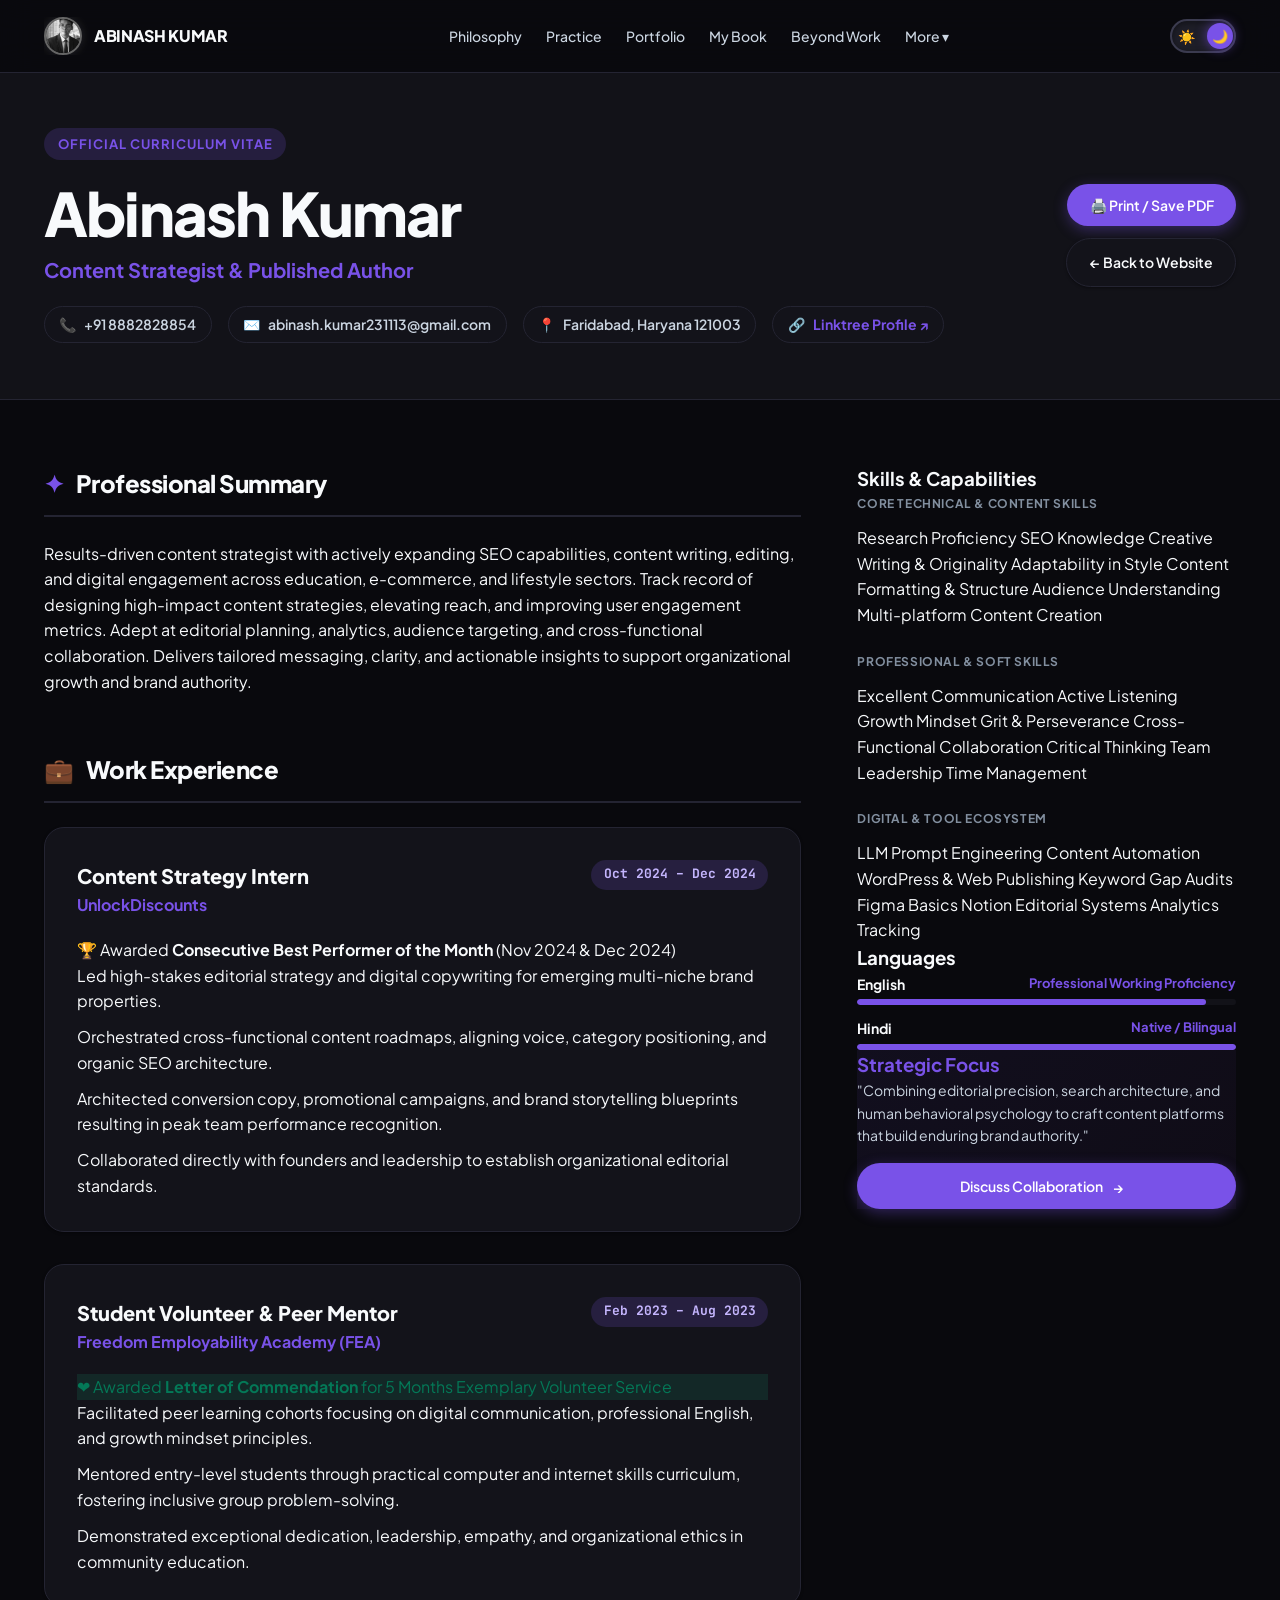
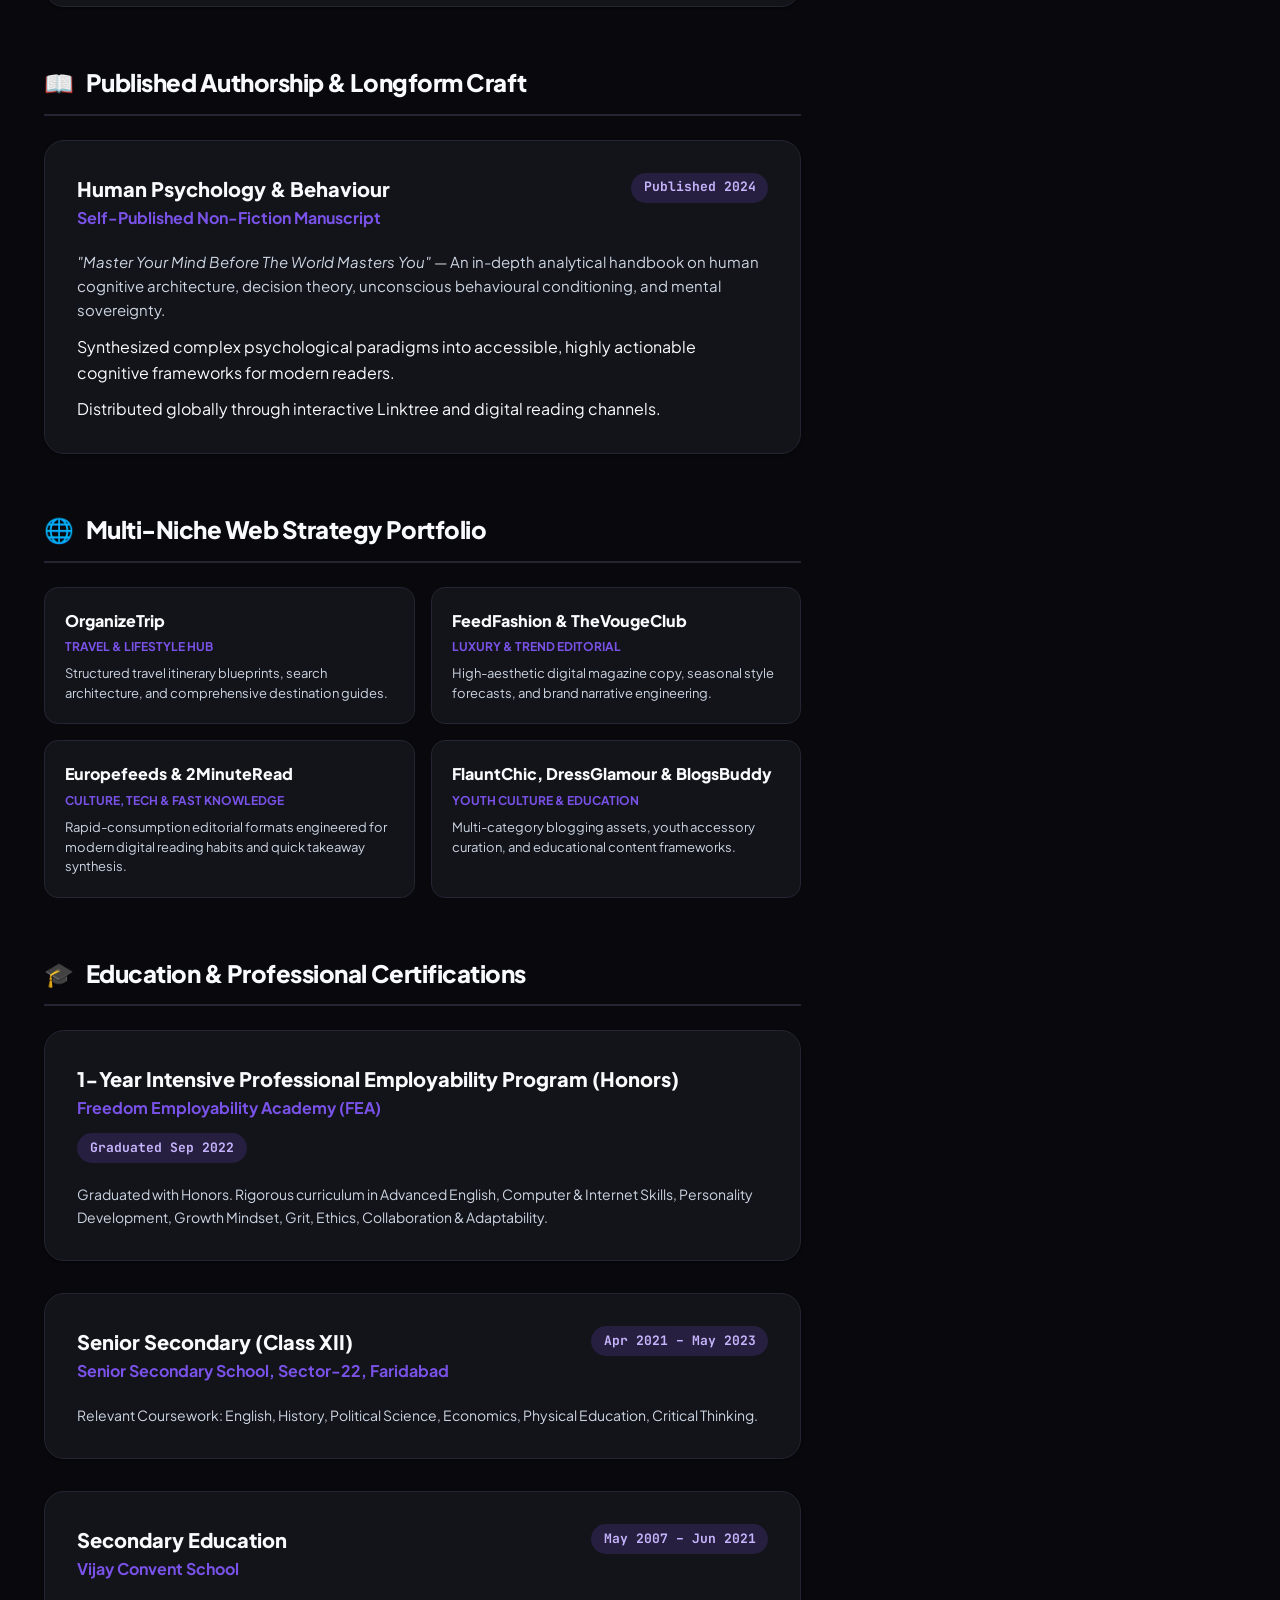
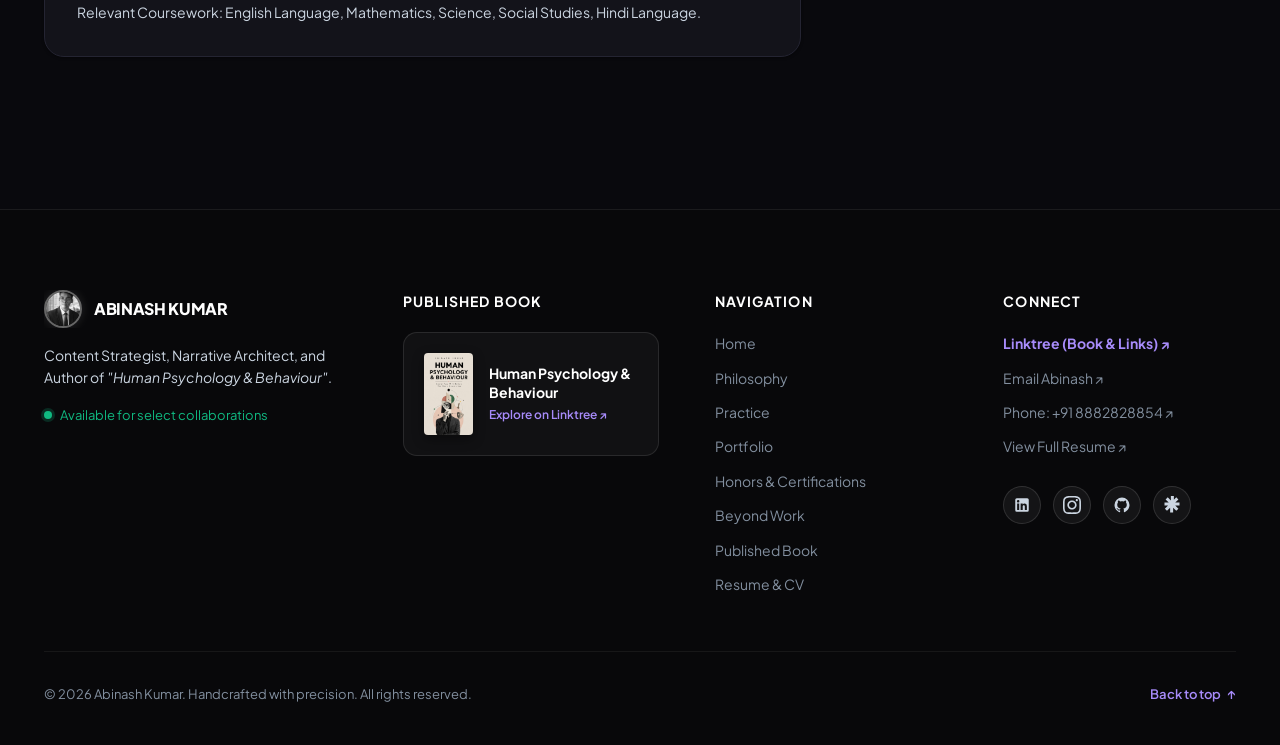
<file: resume.html>
<!DOCTYPE html>
<html lang="en">
<head>
  <meta charset="UTF-8">
  <meta name="viewport" content="width=device-width, initial-scale=1.0">
  <title>Resume / Curriculum Vitae — Abinash Kumar</title>
  <meta name="description" content="Official Curriculum Vitae of Abinash Kumar — Content Strategist, Narrative Architect, and Author of 'Human Psychology & Behaviour'. High-stakes content strategy, editorial systems architecture, and conversion execution.">
  <meta name="keywords" content="Abinash Kumar Resume, Content Strategist CV, Author, Editorial Systems, OrganizeTrip, FeedFashion, TheVougeClub, Europefeeds, 2MinuteRead, FlauntChic, DressGlamour, BlogsBuddy">
  
  <!-- Favicon -->
  <link rel="icon" type="image/png" href="assets/profile.png">

  <!-- Google Fonts: Plus Jakarta Sans, Newsreader, JetBrains Mono -->
  <link rel="preconnect" href="https://fonts.googleapis.com">
  <link rel="preconnect" href="https://fonts.gstatic.com" crossorigin>
  <link href="https://fonts.googleapis.com/css2?family=JetBrains+Mono:wght@500;700&family=Newsreader:ital,opsz,wght@0,6..72,400;0,6..72,600;1,6..72,400;1,6..72,600&family=Plus+Jakarta+Sans:wght@400;500;600;700;800&display=swap" rel="stylesheet">

  <!-- Main Stylesheet -->
  <link rel="stylesheet" href="css/styles.css">
  <link rel="stylesheet" href="css/footer-social-icons.css">
</head>
<body>

  <!-- ==================== HEADER & NAVIGATION ==================== -->
  <header class="site-header" id="siteHeader">
    <div class="nav-container">
      <a href="index.html" class="brand-logo">
        <img src="assets/profile.png" alt="Abinash Kumar" class="brand-avatar">
        <span>ABINASH KUMAR</span>
      </a>

      <nav class="nav-menu" id="navMenu">
        <a href="index.html#philosophy" class="nav-link">Philosophy</a>
        <a href="index.html#practice" class="nav-link">Practice</a>
        <a href="index.html#work" class="nav-link">Portfolio</a>
        <a href="index.html#book" class="nav-link">My Book</a>
        <a href="beyond-work.html" class="nav-link">Beyond Work</a>
        <div class="nav-dropdown">
          <button class="nav-link nav-dropdown-trigger" aria-expanded="false" aria-haspopup="true">More ▾</button>
          <div class="nav-dropdown-menu">
            <a href="index.html#certificates" class="nav-link">Honors</a>
            <a href="resume.html" class="nav-link active">Resume</a>
            <a href="index.html#toolkit" class="nav-link">Toolkit</a>
          </div>
        </div>
      </nav>

      <div class="nav-actions">
        <!-- Dark/Light Theme Toggle Switch -->
        <div class="theme-switch-wrap" title="Toggle Light / Dark Mode">
          <button class="theme-switch-btn" id="themeSwitchBtn" aria-label="Toggle Theme">
            <span class="switch-icon-sun">☀️</span>
            <span class="switch-icon-moon">🌙</span>
            <div class="theme-switch-thumb" id="themeSwitchThumb">☀️</div>
          </button>
        </div>

        <button class="mobile-toggle" aria-label="Toggle Navigation Menu">☰</button>
      </div>
    </div>
  </header>

  <main>
    <!-- ==================== RESUME HERO SECTION ==================== -->
    <section class="resume-hero-header">
      <div class="container">
        <div class="resume-header-grid">
          
          <div>
            <div class="section-tag">OFFICIAL CURRICULUM VITAE</div>
            <h1 class="resume-candidate-title">Abinash Kumar</h1>
            <div class="resume-candidate-role">Content Strategist &amp; Published Author</div>
            
            <div class="resume-contact-chips">
              <a href="tel:+918882828854" class="resume-contact-chip">
                <span>📞</span>
                <span>+91 8882828854</span>
              </a>
              <a href="mailto:abinash.kumar231113@gmail.com" class="resume-contact-chip">
                <span>✉️</span>
                <span>abinash.kumar231113@gmail.com</span>
              </a>
              <span class="resume-contact-chip">
                <span>📍</span>
                <span>Faridabad, Haryana 121003</span>
              </span>
              <a href="https://linktr.ee/ABINASHKUMAR1" target="_blank" rel="noopener noreferrer" class="resume-contact-chip" style="color: var(--accent-purple); font-weight: 700;">
                <span>🔗</span>
                <span>Linktree Profile ↗</span>
              </a>
            </div>
          </div>

          <!-- Action Buttons (Print / Back) -->
          <div style="display: flex; flex-direction: column; gap: 0.75rem; align-items: flex-end;">
            <button onclick="window.print()" class="btn btn-primary" style="padding: 0.75rem 1.4rem;">
              <span>🖨️ Print / Save PDF</span>
            </button>
            <a href="index.html" class="btn btn-secondary" style="padding: 0.75rem 1.4rem; font-size: 0.875rem;">
              <span>← Back to Website</span>
            </a>
          </div>

        </div>
      </div>
    </section>

    <!-- ==================== RESUME MAIN BODY ==================== -->
    <div class="container">
      <div class="resume-main-layout">
        
        <!-- LEFT COLUMN: Main Experience, Education, Projects -->
        <div class="resume-left-col">
          
          <!-- Block 1: Professional Summary -->
          <div class="resume-section-block">
            <h2 class="resume-block-title">
              <span class="icon">✦</span>
              <span>Professional Summary</span>
            </h2>
            <p class="resume-summary-text">
              Results-driven content strategist with actively expanding SEO capabilities, content writing, editing, and digital engagement across education, e-commerce, and lifestyle sectors. Track record of designing high-impact content strategies, elevating reach, and improving user engagement metrics. Adept at editorial planning, analytics, audience targeting, and cross-functional collaboration. Delivers tailored messaging, clarity, and actionable insights to support organizational growth and brand authority.
            </p>
          </div>

          <!-- Block 2: Work Experience Timeline -->
          <div class="resume-section-block">
            <h2 class="resume-block-title">
              <span class="icon">💼</span>
              <span>Work Experience</span>
            </h2>

            <div class="resume-experience-list">
              
              <!-- Role 1: UnlockDiscounts Content Strategy Intern -->
              <div class="resume-exp-card">
                <div class="resume-exp-header">
                  <div>
                    <h3 class="resume-exp-role">Content Strategy Intern</h3>
                    <div class="resume-exp-company">UnlockDiscounts</div>
                  </div>
                  <div class="resume-exp-date">Oct 2024 – Dec 2024</div>
                </div>

                <div class="resume-exp-body">
                  <div class="resume-achievement-badge">
                    <span>🏆</span>
                    <span>Awarded <strong>Consecutive Best Performer of the Month</strong> (Nov 2024 &amp; Dec 2024)</span>
                  </div>

                  <ul class="resume-bullet-list">
                    <li>Led high-stakes editorial strategy and digital copywriting for emerging multi-niche brand properties.</li>
                    <li>Orchestrated cross-functional content roadmaps, aligning voice, category positioning, and organic SEO architecture.</li>
                    <li>Architected conversion copy, promotional campaigns, and brand storytelling blueprints resulting in peak team performance recognition.</li>
                    <li>Collaborated directly with founders and leadership to establish organizational editorial standards.</li>
                  </ul>
                </div>
              </div>

              <!-- Role 2: FEA Student Volunteer -->
              <div class="resume-exp-card">
                <div class="resume-exp-header">
                  <div>
                    <h3 class="resume-exp-role">Student Volunteer &amp; Peer Mentor</h3>
                    <div class="resume-exp-company">Freedom Employability Academy (FEA)</div>
                  </div>
                  <div class="resume-exp-date">Feb 2023 – Aug 2023</div>
                </div>

                <div class="resume-exp-body">
                  <div class="resume-achievement-badge" style="background: rgba(16, 185, 129, 0.12); color: #047857;">
                    <span>❤</span>
                    <span>Awarded <strong>Letter of Commendation</strong> for 5 Months Exemplary Volunteer Service</span>
                  </div>

                  <ul class="resume-bullet-list">
                    <li>Facilitated peer learning cohorts focusing on digital communication, professional English, and growth mindset principles.</li>
                    <li>Mentored entry-level students through practical computer and internet skills curriculum, fostering inclusive group problem-solving.</li>
                    <li>Demonstrated exceptional dedication, leadership, empathy, and organizational ethics in community education.</li>
                  </ul>
                </div>
              </div>

            </div>
          </div>

          <!-- Block 3: Published Book Authorship -->
          <div class="resume-section-block">
            <h2 class="resume-block-title">
              <span class="icon">📖</span>
              <span>Published Authorship &amp; Longform Craft</span>
            </h2>

            <div class="resume-exp-card">
              <div class="resume-exp-header">
                <div>
                  <h3 class="resume-exp-role">Human Psychology &amp; Behaviour</h3>
                  <div class="resume-exp-company">Self-Published Non-Fiction Manuscript</div>
                </div>
                <div class="resume-exp-date">Published 2024</div>
              </div>

              <div class="resume-exp-body">
                <p style="color: var(--text-secondary); font-size: 0.9375rem; line-height: 1.6; margin-bottom: 0.75rem;">
                  <em>"Master Your Mind Before The World Masters You"</em> — An in-depth analytical handbook on human cognitive architecture, decision theory, unconscious behavioural conditioning, and mental sovereignty.
                </p>
                <ul class="resume-bullet-list">
                  <li>Synthesized complex psychological paradigms into accessible, highly actionable cognitive frameworks for modern readers.</li>
                  <li>Distributed globally through interactive Linktree and digital reading channels.</li>
                </ul>
              </div>
            </div>
          </div>

          <!-- Block 4: Multi-Niche Live Portfolio Case Studies -->
          <div class="resume-section-block">
            <h2 class="resume-block-title">
              <span class="icon">🌐</span>
              <span>Multi-Niche Web Strategy Portfolio</span>
            </h2>

            <div style="display: grid; grid-template-columns: 1fr 1fr; gap: 1rem;">
              <div style="background: var(--bg-card); padding: 1.25rem; border-radius: var(--radius-md); border: 1px solid var(--border-light);">
                <div style="font-weight: 800; font-size: 1rem; color: var(--text-primary); margin-bottom: 0.25rem;">OrganizeTrip</div>
                <div style="font-size: 0.75rem; font-weight: 700; color: var(--accent-purple); text-transform: uppercase; margin-bottom: 0.5rem;">Travel &amp; Lifestyle Hub</div>
                <p style="font-size: 0.8125rem; color: var(--text-secondary); line-height: 1.5;">Structured travel itinerary blueprints, search architecture, and comprehensive destination guides.</p>
              </div>

              <div style="background: var(--bg-card); padding: 1.25rem; border-radius: var(--radius-md); border: 1px solid var(--border-light);">
                <div style="font-weight: 800; font-size: 1rem; color: var(--text-primary); margin-bottom: 0.25rem;">FeedFashion &amp; TheVougeClub</div>
                <div style="font-size: 0.75rem; font-weight: 700; color: var(--accent-purple); text-transform: uppercase; margin-bottom: 0.5rem;">Luxury &amp; Trend Editorial</div>
                <p style="font-size: 0.8125rem; color: var(--text-secondary); line-height: 1.5;">High-aesthetic digital magazine copy, seasonal style forecasts, and brand narrative engineering.</p>
              </div>

              <div style="background: var(--bg-card); padding: 1.25rem; border-radius: var(--radius-md); border: 1px solid var(--border-light);">
                <div style="font-weight: 800; font-size: 1rem; color: var(--text-primary); margin-bottom: 0.25rem;">Europefeeds &amp; 2MinuteRead</div>
                <div style="font-size: 0.75rem; font-weight: 700; color: var(--accent-purple); text-transform: uppercase; margin-bottom: 0.5rem;">Culture, Tech &amp; Fast Knowledge</div>
                <p style="font-size: 0.8125rem; color: var(--text-secondary); line-height: 1.5;">Rapid-consumption editorial formats engineered for modern digital reading habits and quick takeaway synthesis.</p>
              </div>

              <div style="background: var(--bg-card); padding: 1.25rem; border-radius: var(--radius-md); border: 1px solid var(--border-light);">
                <div style="font-weight: 800; font-size: 1rem; color: var(--text-primary); margin-bottom: 0.25rem;">FlauntChic, DressGlamour &amp; BlogsBuddy</div>
                <div style="font-size: 0.75rem; font-weight: 700; color: var(--accent-purple); text-transform: uppercase; margin-bottom: 0.5rem;">Youth Culture &amp; Education</div>
                <p style="font-size: 0.8125rem; color: var(--text-secondary); line-height: 1.5;">Multi-category blogging assets, youth accessory curation, and educational content frameworks.</p>
              </div>
            </div>
          </div>

          <!-- Block 5: Education & Credentials -->
          <div class="resume-section-block">
            <h2 class="resume-block-title">
              <span class="icon">🎓</span>
              <span>Education &amp; Professional Certifications</span>
            </h2>

            <div class="resume-experience-list">
              
              <!-- Degree 1: FEA Honors -->
              <div class="resume-exp-card">
                <div class="resume-exp-header">
                  <div>
                    <h3 class="resume-exp-role">1-Year Intensive Professional Employability Program (Honors)</h3>
                    <div class="resume-exp-company">Freedom Employability Academy (FEA)</div>
                  </div>
                  <div class="resume-exp-date">Graduated Sep 2022</div>
                </div>
                <div class="resume-exp-body">
                  <p style="font-size: 0.875rem; color: var(--text-secondary); line-height: 1.6;">
                    Graduated with Honors. Rigorous curriculum in Advanced English, Computer &amp; Internet Skills, Personality Development, Growth Mindset, Grit, Ethics, Collaboration &amp; Adaptability.
                  </p>
                </div>
              </div>

              <!-- Degree 2: Senior Secondary -->
              <div class="resume-exp-card">
                <div class="resume-exp-header">
                  <div>
                    <h3 class="resume-exp-role">Senior Secondary (Class XII)</h3>
                    <div class="resume-exp-company">Senior Secondary School, Sector-22, Faridabad</div>
                  </div>
                  <div class="resume-exp-date">Apr 2021 – May 2023</div>
                </div>
                <div class="resume-exp-body">
                  <p style="font-size: 0.875rem; color: var(--text-secondary); line-height: 1.6;">
                    Relevant Coursework: English, History, Political Science, Economics, Physical Education, Critical Thinking.
                  </p>
                </div>
              </div>

              <!-- Degree 3: Secondary -->
              <div class="resume-exp-card">
                <div class="resume-exp-header">
                  <div>
                    <h3 class="resume-exp-role">Secondary Education</h3>
                    <div class="resume-exp-company">Vijay Convent School</div>
                  </div>
                  <div class="resume-exp-date">May 2007 – Jun 2021</div>
                </div>
                <div class="resume-exp-body">
                  <p style="font-size: 0.875rem; color: var(--text-secondary); line-height: 1.6;">
                    Relevant Coursework: English Language, Mathematics, Science, Social Studies, Hindi Language.
                  </p>
                </div>
              </div>

            </div>
          </div>

        </div>

        <!-- RIGHT COLUMN: Skills, Competencies, Languages & Methodology -->
        <div class="resume-right-col">
          
          <!-- Skills Block: Core Technical & Strategy -->
          <div class="resume-sidebar-card">
            <h3 class="resume-sidebar-title">Skills &amp; Capabilities</h3>
            
            <div style="margin-bottom: 1.5rem;">
              <div style="font-size: 0.75rem; font-weight: 700; text-transform: uppercase; letter-spacing: 0.05em; color: var(--text-muted); margin-bottom: 0.75rem;">Core Technical &amp; Content Skills</div>
              <div class="resume-skill-cloud">
                <span class="resume-skill-pill">Research Proficiency</span>
                <span class="resume-skill-pill">SEO Knowledge</span>
                <span class="resume-skill-pill">Creative Writing &amp; Originality</span>
                <span class="resume-skill-pill">Adaptability in Style</span>
                <span class="resume-skill-pill">Content Formatting &amp; Structure</span>
                <span class="resume-skill-pill">Audience Understanding</span>
                <span class="resume-skill-pill">Multi-platform Content Creation</span>
              </div>
            </div>

            <div style="margin-bottom: 1.5rem;">
              <div style="font-size: 0.75rem; font-weight: 700; text-transform: uppercase; letter-spacing: 0.05em; color: var(--text-muted); margin-bottom: 0.75rem;">Professional &amp; Soft Skills</div>
              <div class="resume-skill-cloud">
                <span class="resume-skill-pill">Excellent Communication</span>
                <span class="resume-skill-pill">Active Listening</span>
                <span class="resume-skill-pill">Growth Mindset</span>
                <span class="resume-skill-pill">Grit &amp; Perseverance</span>
                <span class="resume-skill-pill">Cross-Functional Collaboration</span>
                <span class="resume-skill-pill">Critical Thinking</span>
                <span class="resume-skill-pill">Team Leadership</span>
                <span class="resume-skill-pill">Time Management</span>
              </div>
            </div>

            <div>
              <div style="font-size: 0.75rem; font-weight: 700; text-transform: uppercase; letter-spacing: 0.05em; color: var(--text-muted); margin-bottom: 0.75rem;">Digital &amp; Tool Ecosystem</div>
              <div class="resume-skill-cloud">
                <span class="resume-skill-pill">LLM Prompt Engineering</span>
                <span class="resume-skill-pill">Content Automation</span>
                <span class="resume-skill-pill">WordPress &amp; Web Publishing</span>
                <span class="resume-skill-pill">Keyword Gap Audits</span>
                <span class="resume-skill-pill">Figma Basics</span>
                <span class="resume-skill-pill">Notion Editorial Systems</span>
                <span class="resume-skill-pill">Analytics Tracking</span>
              </div>
            </div>
          </div>

          <!-- Languages Block -->
          <div class="resume-sidebar-card">
            <h3 class="resume-sidebar-title">Languages</h3>
            <div style="display: flex; flex-direction: column; gap: 0.75rem;">
              <div>
                <div style="display: flex; justify-content: space-between; font-size: 0.875rem; font-weight: 700; color: var(--text-primary); margin-bottom: 0.25rem;">
                  <span>English</span>
                  <span style="color: var(--accent-purple); font-size: 0.8125rem;">Professional Working Proficiency</span>
                </div>
                <div style="width: 100%; height: 6px; background: var(--bg-secondary); border-radius: 999px; overflow: hidden;">
                  <div style="width: 92%; height: 100%; background: var(--accent-purple); border-radius: 999px;"></div>
                </div>
              </div>

              <div>
                <div style="display: flex; justify-content: space-between; font-size: 0.875rem; font-weight: 700; color: var(--text-primary); margin-bottom: 0.25rem;">
                  <span>Hindi</span>
                  <span style="color: var(--accent-purple); font-size: 0.8125rem;">Native / Bilingual</span>
                </div>
                <div style="width: 100%; height: 6px; background: var(--bg-secondary); border-radius: 999px; overflow: hidden;">
                  <div style="width: 100%; height: 100%; background: var(--accent-purple); border-radius: 999px;"></div>
                </div>
              </div>
            </div>
          </div>

          <!-- Strategic Methodology Callout -->
          <div class="resume-sidebar-card" style="background: linear-gradient(135deg, rgba(121, 82, 232, 0.08) 0%, rgba(168, 85, 247, 0.04) 100%); border-color: rgba(121, 82, 232, 0.25);">
            <h3 class="resume-sidebar-title" style="color: var(--accent-purple);">Strategic Focus</h3>
            <p style="font-size: 0.875rem; color: var(--text-secondary); line-height: 1.6; margin-bottom: 1rem;">
              "Combining editorial precision, search architecture, and human behavioral psychology to craft content platforms that build enduring brand authority."
            </p>
            <a href="index.html#contact" class="btn btn-primary" style="width: 100%; padding: 0.75rem 1rem; font-size: 0.875rem;">
              <span>Discuss Collaboration</span>
              <span class="btn-icon">→</span>
            </a>
          </div>

        </div>

      </div>
    </div>
  </main>

  <!-- ==================== FOOTER WITH BOOK COVER & LINKTREE ==================== -->
  <footer class="site-footer">
    <div class="container">
      <div class="footer-top">
        
        <!-- Col 1: Brand & Bio -->
        <div class="footer-brand">
          <a href="index.html" class="brand-logo">
            <img src="assets/profile.png" alt="Abinash Kumar" class="brand-avatar">
            <span>ABINASH KUMAR</span>
          </a>
          <p class="footer-bio">
            Content Strategist, Narrative Architect, and Author of <em>"Human Psychology &amp; Behaviour"</em>.
          </p>
          <div style="margin-top: 1rem; display: inline-flex; align-items: center; gap: 0.5rem; font-size: 0.8125rem; color: #10b981;">
            <span class="status-dot"></span>
            <span>Available for select collaborations</span>
          </div>
        </div>

        <!-- Col 2: Published Book Showcase -->
        <div>
          <h4 class="footer-col-title">Published Book</h4>
          <a href="https://linktr.ee/ABINASHKUMAR1" target="_blank" rel="noopener noreferrer" class="footer-book-card">
            <img src="assets/book_cover.png" alt="Book Cover" class="footer-book-thumb">
            <div class="footer-book-info">
              <h5>Human Psychology &amp; Behaviour</h5>
              <p>Explore on Linktree ↗</p>
            </div>
          </a>
        </div>

        <!-- Col 3: Navigation -->
        <div>
          <h4 class="footer-col-title">Navigation</h4>
          <div class="footer-links">
            <a href="index.html#hero" class="footer-link">Home</a>
            <a href="index.html#philosophy" class="footer-link">Philosophy</a>
            <a href="index.html#practice" class="footer-link">Practice</a>
            <a href="index.html#work" class="footer-link">Portfolio</a>
            <a href="index.html#certificates" class="footer-link">Honors &amp; Certifications</a>
            <a href="beyond-work.html" class="footer-link">Beyond Work</a>
            <a href="index.html#book" class="footer-link">Published Book</a>
            <a href="resume.html" class="footer-link">Resume &amp; CV</a>
          </div>
        </div>

        <!-- Col 4: Connect & Social Connectors -->
        <div>
          <h4 class="footer-col-title">Connect</h4>
          <div class="footer-links">
            <a href="https://linktr.ee/ABINASHKUMAR1" target="_blank" rel="noopener noreferrer" class="footer-link" style="color: #a78bfa; font-weight: 700;">Linktree (Book &amp; Links) ↗</a>
            <a href="mailto:abinash.kumar231113@gmail.com" class="footer-link">Email Abinash ↗</a>
            <a href="tel:+918882828854" class="footer-link">Phone: +91 8882828854 ↗</a>
            <a href="resume.html" class="footer-link">View Full Resume ↗</a>
            <div class="footer-social-row" aria-label="Social Profiles">
              <a href="https://www.linkedin.com/in/abinashkumar07/" target="_blank" rel="noopener noreferrer" class="footer-social-icon" title="LinkedIn" aria-label="LinkedIn">
                <svg viewBox="0 0 24 24"><path d="M19 3a2 2 0 0 1 2 2v14a2 2 0 0 1-2 2H5a2 2 0 0 1-2-2V5a2 2 0 0 1 2-2h14m-.5 15.5v-5.3a3.26 3.26 0 0 0-3.26-3.26c-.85 0-1.84.52-2.28 1.3v-1.11h-2.79v8.37h2.79v-4.93c0-.77.62-1.4 1.39-1.4a1.4 1.4 0 0 1 1.4 1.4v4.93h2.75M6.88 8.56a1.68 1.68 0 0 0 1.68-1.68c0-.93-.75-1.69-1.68-1.69a1.69 1.69 0 0 0-1.69 1.69c0 .93.76 1.68 1.69 1.68m1.39 9.94v-8.37H5.5v8.37h2.77z"/></svg>
              </a>
              <a href="https://www.instagram.com/abinashsays_/" target="_blank" rel="noopener noreferrer" class="footer-social-icon" title="Instagram" aria-label="Instagram">
                <svg viewBox="0 0 24 24"><path d="M12 2.163c3.204 0 3.584.012 4.85.07 3.252.148 4.771 1.691 4.919 4.919.058 1.265.069 1.645.069 4.849 0 3.205-.012 3.584-.069 4.849-.149 3.225-1.664 4.771-4.919 4.919-1.266.058-1.644.07-4.85.07-3.204 0-3.584-.012-4.849-.07-3.26-.149-4.771-1.699-4.919-4.92-.058-1.265-.07-1.644-.07-4.849 0-3.204.013-3.583.07-4.849.149-3.227 1.664-4.771 4.919-4.919 1.266-.057 1.645-.069 4.849-.069zm0-2.163c-3.259 0-3.667.014-4.947.072-4.358.2-6.78 2.618-6.98 6.98-.059 1.281-.073 1.689-.073 4.948 0 3.259.014 3.668.072 4.948.2 4.358 2.618 6.78 6.98 6.98 1.281.058 1.689.072 4.948.072 3.259 0 3.668-.014 4.948-.072 4.354-.2 6.782-2.618 6.979-6.98.059-1.28.073-1.689.073-4.948 0-3.259-.014-3.667-.072-4.947-.196-4.354-2.617-6.78-6.979-6.98-1.281-.059-1.69-.073-4.949-.073zm0 5.838c-3.403 0-6.162 2.759-6.162 6.162s2.759 6.163 6.162 6.163 6.162-2.759 6.162-6.163c0-3.403-2.759-6.162-6.162-6.162zm0 10.162c-2.209 0-4-1.79-4-4 0-2.209 1.791-4 4-4s4 1.791 4 4c0 2.21-1.791 4-4 4zm6.406-11.845c-.796 0-1.441.645-1.441 1.44s.645 1.44 1.441 1.44c.795 0 1.439-.645 1.439-1.44s-.644-1.44-1.439-1.44z"/></svg>
              </a>
              <a href="https://github.com/AbinashKumar07" target="_blank" rel="noopener noreferrer" class="footer-social-icon" title="GitHub" aria-label="GitHub">
                <svg viewBox="0 0 24 24"><path d="M12 2A10 10 0 0 0 2 12c0 4.42 2.87 8.17 6.84 9.5.5.08.66-.23.66-.5v-1.69c-2.77.6-3.36-1.34-3.36-1.34-.46-1.16-1.11-1.47-1.11-1.47-.91-.62.07-.6.07-.6 1 .07 1.53 1.03 1.53 1.03.87 1.52 2.34 1.07 2.91.83.1-.65.35-1.09.63-1.34-2.22-.25-4.55-1.11-4.55-4.92 0-1.11.38-2 1.03-2.71-.1-.25-.45-1.29.1-2.64 0 0 .84-.27 2.75 1.02.79-.22 1.65-.33 2.5-.33.85 0 1.71.11 2.5.33 1.91-1.29 2.75-1.02 2.75-1.02.55 1.35.2 2.39.1 2.64.65.71 1.03 1.6 1.03 2.71 0 3.82-2.34 4.66-4.57 4.91.36.31.69.92.69 1.85V21c0 .27.16.59.67.5C19.14 20.16 22 16.42 22 12A10 10 0 0 0 12 2z"/></svg>
              </a>
              <a href="https://linktr.ee/ABINASHKUMAR1" target="_blank" rel="noopener noreferrer" class="footer-social-icon" title="Linktree" aria-label="Linktree">
                <svg viewBox="0 0 24 24"><path d="M13.51 5.92L17.7 1.73l2.83 2.83-4.19 4.19H22v4h-5.66l4.19 4.19-2.83 2.83-4.19-4.19V22h-4v-6.42l-4.19 4.19-2.83-2.83 4.19-4.19H2v-4h5.66L3.47 4.56l2.83-2.83 4.19 4.19V0h4v5.92h-.98z"/></svg>
              </a>
            </div>
          </div>
        </div>

      </div>

      <div class="footer-bottom">
        <div>© 2026 Abinash Kumar. Handcrafted with precision. All rights reserved.</div>
        <a href="#" class="back-to-top-btn" id="backToTopBtn">
          <span>Back to top</span>
          <span>↑</span>
        </a>
      </div>
    </div>
  </footer>

  <script src="js/main.js"></script>
</body>
</html>
</file>
<file: css/styles.css>
/* ==========================================================================
   PORTFOLIO DESIGN SYSTEM & STYLESHEET
   Brand: Abinash Kumar — Content Strategist & Published Author
   Includes Full Dark/Light Theme Switching & Interactive Resume Page
   ========================================================================== */

/* --- CSS Variables & Design Tokens (Light Mode by default) --- */
:root {
  /* Color Palette */
  --bg-primary: #fcfcfd;
  --bg-secondary: #f4f4f6;
  --bg-tertiary: #ebebed;
  --bg-card: #ffffff;
  --bg-warm: #f5f1eb;
  --bg-warm-card: #ede7de;
  --bg-warm-border: #ded6c9;
  
  --bg-dark: #0a0a0d;
  --bg-dark-card: #121217;
  --bg-dark-border: #22222a;
  
  /* Consolidated Text Colors (#2 — aim ≤12) */
  --text-primary: #0f172a;
  --text-secondary: #475569;
  --text-muted: #94a3b8;
  --text-light: #f8fafc;
  --text-light-muted: #94a3b8;
  
  /* Brand Accent: Royal Violet / Electric Lavender */
  --accent-purple: #7952e8;
  --accent-purple-dark: #6338d6;
  --accent-purple-light: #9d7df3;
  --accent-purple-subtle: #f3effe;
  --accent-purple-glow: rgba(121, 82, 232, 0.25);
  --accent-gradient: linear-gradient(135deg, #7952e8 0%, #a855f7 100%);
  --accent-gold: #d97706;
  
  /* Borders & Dividers */
  --border-light: #e2e8f0;
  --border-subtle: #f1f5f9;
  
  /* Shadows */
  --shadow-sm: 0 1px 3px rgba(0, 0, 0, 0.04), 0 1px 2px rgba(0, 0, 0, 0.02);
  --shadow-md: 0 4px 12px -2px rgba(0, 0, 0, 0.06), 0 2px 6px -1px rgba(0, 0, 0, 0.03);
  --shadow-lg: 0 12px 28px -4px rgba(0, 0, 0, 0.08), 0 4px 12px -2px rgba(0, 0, 0, 0.03);
  --shadow-xl: 0 20px 40px -8px rgba(121, 82, 232, 0.12), 0 8px 16px -4px rgba(0, 0, 0, 0.04);

  /* Typography — Consolidated type scale (#1 — aim ≤10 sizes) */
  --font-sans: 'Plus Jakarta Sans', -apple-system, BlinkMacSystemFont, 'Segoe UI', Roboto, sans-serif;
  --font-display: 'Plus Jakarta Sans', sans-serif;
  --font-serif: 'Newsreader', 'Playfair Display', Georgia, serif;
  --font-mono: 'JetBrains Mono', monospace;
  --fs-xs: 0.75rem;    /* 12px — captions, badges */
  --fs-sm: 0.8125rem;  /* 13px — labels, small UI */
  --fs-base: 0.875rem; /* 14px — body small */
  --fs-md: 1rem;       /* 16px — body */
  --fs-lg: 1.125rem;   /* 18px — lead text */
  --fs-xl: 1.25rem;    /* 20px — card titles */
  --fs-2xl: 1.5rem;    /* 24px — sub-headings */
  --fs-3xl: clamp(2.25rem, 4vw, 3.25rem); /* section headings */
  --fs-4xl: clamp(2.75rem, 5.5vw, 4.5rem); /* hero title */

  /* Layout & Transitions — Consolidated radii (#3 — aim ≤6) */
  --container-max: 1240px;
  --radius-xs: 4px;
  --radius-sm: 8px;
  --radius-md: 14px;
  --radius-lg: 20px;
  --radius-full: 9999px;
  --transition-fast: 0.2s cubic-bezier(0.16, 1, 0.3, 1);
  --transition-normal: 0.35s cubic-bezier(0.16, 1, 0.3, 1);
  --transition-slow: 0.6s cubic-bezier(0.16, 1, 0.3, 1);
}

/* --- Dark Theme Variables --- */
[data-theme="dark"] {
  --bg-primary: #09090d;
  --bg-secondary: #121218;
  --bg-tertiary: #191922;
  --bg-card: #13131a;
  --bg-warm: #11100e;
  --bg-warm-card: #1a1714;
  --bg-warm-border: #2c2720;
  
  --text-primary: #f8fafc;
  --text-secondary: #cbd5e1;
  --text-muted: #828f9f;
  
  --accent-purple-subtle: rgba(121, 82, 232, 0.18);
  --border-light: #242432;
  --border-subtle: #191922;
  
  --shadow-sm: 0 1px 3px rgba(0, 0, 0, 0.4);
  --shadow-md: 0 4px 14px rgba(0, 0, 0, 0.5);
  --shadow-lg: 0 12px 28px rgba(0, 0, 0, 0.6);
}

/* --- Base & Reset --- */
*, *::before, *::after {
  box-sizing: border-box;
  margin: 0;
  padding: 0;
}

html {
  scroll-behavior: smooth;
  font-size: var(--fs-md);
  -webkit-font-smoothing: antialiased;
  -moz-osx-font-smoothing: grayscale;
}

body {
  font-family: var(--font-sans);
  background-color: var(--bg-primary);
  color: var(--text-primary);
  line-height: 1.6;
  overflow-x: hidden;
  position: relative;
  transition: background-color var(--transition-normal), color var(--transition-normal);
}

img {
  max-width: 100%;
  height: auto;
  display: block;
}

a {
  color: inherit;
  text-decoration: none;
  transition: color var(--transition-fast);
}

button {
  cursor: pointer;
  border: none;
  background: none;
  font-family: inherit;
}

ul, ol {
  list-style: none;
}

/* --- Utility Classes --- */
.container {
  width: 100%;
  max-width: var(--container-max);
  margin: 0 auto;
  padding: 0 1.5rem;
}

.container-narrow {
  max-width: 960px;
  margin: 0 auto;
  padding: 0 1.5rem;
}

.section {
  padding: 6.5rem 0;
  position: relative;
}

.section-tag {
  display: inline-flex;
  align-items: center;
  gap: 0.5rem;
  font-size: var(--fs-sm);
  font-weight: 700;
  letter-spacing: 0.08em;
  text-transform: none; /* #5 — Sentence case for better readability */
  color: var(--accent-purple);
  margin-bottom: 1.25rem;
  background: var(--accent-purple-subtle);
  padding: 0.35rem 0.85rem;
  border-radius: var(--radius-full);
}

.section-tag.light {
  background: rgba(255, 255, 255, 0.12);
  color: #c4b5fd;
}

.section-tag.warm {
  background: var(--bg-warm-border);
  color: #d97706;
}

.section-tag.gold {
  background: #fef3c7;
  color: #b45309;
}

[data-theme="dark"] .section-tag.gold {
  background: rgba(217, 119, 6, 0.2);
  color: #fcd34d;
}

.section-title {
  font-size: clamp(2.25rem, 4vw, 3.25rem);
  font-weight: 800;
  line-height: 1.15;
  letter-spacing: -0.03em;
  color: var(--text-primary);
  margin-bottom: 1.25rem;
}

.section-subtitle {
  font-size: var(--fs-lg);
  color: var(--text-secondary);
  max-width: 620px;
  line-height: 1.65;
}

.text-gradient {
  background: var(--accent-gradient);
  -webkit-background-clip: text;
  -webkit-text-fill-color: transparent;
  display: inline;
}

.text-purple {
  color: var(--accent-purple);
}

/* --- Buttons --- */
.btn {
  display: inline-flex;
  align-items: center;
  justify-content: center;
  gap: 0.6rem;
  padding: 0.85rem 1.75rem;
  font-size: var(--fs-base);
  font-weight: 600;
  border-radius: var(--radius-full);
  transition: all var(--transition-normal);
  white-space: nowrap;
}

.btn-primary {
  background: var(--accent-purple);
  color: #ffffff;
  box-shadow: 0 4px 14px rgba(121, 82, 232, 0.35);
}

.btn-primary:hover {
  background: var(--accent-purple-dark);
  transform: translateY(-2px);
  box-shadow: 0 6px 20px rgba(121, 82, 232, 0.45);
}

.btn-secondary {
  background: var(--bg-card);
  color: var(--text-primary);
  border: 1px solid var(--border-light);
  box-shadow: var(--shadow-sm);
}

.btn-secondary:hover {
  border-color: var(--accent-purple);
  color: var(--accent-purple);
  transform: translateY(-2px);
  box-shadow: var(--shadow-md);
}

.btn-dark {
  background: #ffffff;
  color: #0a0a0d;
}

.btn-icon {
  width: 20px;
  height: 20px;
  transition: transform var(--transition-fast);
}

.btn:hover .btn-icon {
  transform: translateX(3px);
}

/* --- Navigation Header --- */
.site-header {
  position: fixed;
  top: 0;
  left: 0;
  right: 0;
  z-index: 1000;
  background: rgba(252, 252, 253, 0.85);
  backdrop-filter: blur(16px);
  -webkit-backdrop-filter: blur(16px);
  border-bottom: 1px solid var(--border-light);
  transition: all var(--transition-fast);
}

[data-theme="dark"] .site-header {
  background: rgba(9, 9, 13, 0.88);
}

.site-header.scrolled {
  background: var(--bg-primary);
  box-shadow: 0 4px 20px rgba(0, 0, 0, 0.08);
}

.nav-container {
  display: flex;
  align-items: center;
  justify-content: space-between;
  min-height: 4.5rem;
  max-width: var(--container-max);
  margin: 0 auto;
  padding: 0 1.5rem;
  gap: 0.75rem;
}

.brand-logo {
  display: flex;
  align-items: center;
  gap: 0.75rem;
  font-weight: 800;
  font-size: var(--fs-md);
  letter-spacing: -0.02em;
  color: var(--text-primary);
  white-space: nowrap;
  flex-shrink: 1;
  min-width: 0;
  overflow: hidden;
  text-overflow: ellipsis;
}

.brand-avatar {
  width: 38px;
  height: 38px;
  border-radius: 50%;
  object-fit: cover;
  border: 2px solid var(--accent-purple);
  box-shadow: 0 0 10px rgba(121, 82, 232, 0.3);
  filter: grayscale(100%);
  transition: filter var(--transition-normal);
}

.brand-logo:hover .brand-avatar {
  filter: grayscale(0%);
}

.nav-menu {
  display: flex;
  align-items: center;
  gap: 1.5rem;
}

.nav-link {
  font-size: var(--fs-base);
  font-weight: 500;
  color: var(--text-secondary);
  position: relative;
  padding: 0.4rem 0;
}

.nav-link::after {
  content: '';
  position: absolute;
  bottom: 0;
  left: 0;
  width: 0;
  height: 2px;
  background: var(--accent-purple);
  transition: width var(--transition-fast);
  border-radius: 2px;
}

.nav-link:hover, .nav-link.active {
  color: var(--accent-purple);
}

.nav-link:hover::after, .nav-link.active::after {
  width: 100%;
}

/* #14 — Nav dropdown for grouped secondary links */
.nav-dropdown {
  position: relative;
}

.nav-dropdown-trigger {
  cursor: pointer;
  font-size: var(--fs-base);
  font-weight: 500;
  color: var(--text-secondary);
  padding: 0.4rem 0;
}

.nav-dropdown-trigger::after {
  display: none; /* suppress the nav-link underline on the dropdown trigger */
}

.nav-dropdown-menu {
  position: absolute;
  top: calc(100% + 0.5rem);
  right: 0;
  background: var(--bg-card);
  border: 1px solid var(--border-light);
  border-radius: var(--radius-sm);
  box-shadow: var(--shadow-lg);
  padding: 0.5rem 0;
  min-width: 180px;
  opacity: 0;
  visibility: hidden;
  transform: translateY(-4px);
  transition: opacity var(--transition-fast), transform var(--transition-fast), visibility var(--transition-fast);
  z-index: 100;
}

.nav-dropdown:hover .nav-dropdown-menu,
.nav-dropdown-menu:focus-within {
  opacity: 1;
  visibility: visible;
  transform: translateY(0);
}

.nav-dropdown-menu .nav-link {
  display: block;
  padding: 0.5rem 1.25rem;
  font-size: var(--fs-base);
  white-space: nowrap;
}

.nav-dropdown-menu .nav-link::after {
  display: none; /* no underline inside dropdown items */
}

.nav-actions {
  display: flex;
  align-items: center;
  gap: 1.15rem;
}

/* ==================== THEME CONVERTER TOGGLE SWITCH ==================== */
/* Switch is on the right side of Get in touch button */
/* Left = Sun (Day / Light Mode), Right = Half Moon (Night / Dark Mode) */
.theme-switch-wrap {
  position: relative;
  display: flex;
  align-items: center;
}

.theme-switch-btn {
  position: relative;
  width: 66px;
  height: 34px;
  background: #e2e8f0;
  border-radius: var(--radius-full);
  border: 2px solid #cbd5e1;
  display: flex;
  align-items: center;
  justify-content: space-between;
  padding: 0 6px;
  cursor: pointer;
  transition: all 0.35s cubic-bezier(0.16, 1, 0.3, 1);
  box-shadow: inset 0 2px 4px rgba(0, 0, 0, 0.08);
}

[data-theme="dark"] .theme-switch-btn {
  background: #1e1e28;
  border-color: #3b3b4f;
  box-shadow: inset 0 2px 6px rgba(0, 0, 0, 0.4);
}

.switch-icon-sun {
  font-size: var(--fs-base);
  color: #f59e0b;
  line-height: 1;
  transition: opacity 0.3s ease, transform 0.3s ease;
  user-select: none;
}

.switch-icon-moon {
  font-size: var(--fs-base);
  color: #a78bfa;
  line-height: 1;
  transition: opacity 0.3s ease, transform 0.3s ease;
  user-select: none;
}

/* Sliding thumb with turning animation */
.theme-switch-thumb {
  position: absolute;
  top: 2px;
  left: 3px;
  width: 26px;
  height: 26px;
  background: #ffffff;
  border-radius: 50%;
  box-shadow: 0 2px 6px rgba(0, 0, 0, 0.25);
  display: flex;
  align-items: center;
  justify-content: center;
  transition: transform 0.38s cubic-bezier(0.34, 1.56, 0.64, 1), background-color 0.3s ease;
  font-size: var(--fs-sm);
}

[data-theme="dark"] .theme-switch-thumb {
  transform: translateX(32px);
  background: #7952e8;
  color: #ffffff;
  box-shadow: 0 0 12px rgba(121, 82, 232, 0.6);
}

.mobile-toggle {
  display: none;
  font-size: var(--fs-2xl);
  color: var(--text-primary);
}

/* --- Hero Section --- */
.hero-section {
  padding-top: 8.5rem;
  padding-bottom: 5.5rem;
  position: relative;
  overflow: hidden;
  background: radial-gradient(circle at 85% 20%, rgba(121, 82, 232, 0.08) 0%, transparent 50%),
              radial-gradient(circle at 10% 80%, rgba(168, 85, 247, 0.05) 0%, transparent 40%);
}

.hero-grid {
  display: grid;
  grid-template-columns: 1.25fr 0.95fr;
  gap: 3.5rem;
  align-items: center;
}

.hero-content {
  max-width: 680px;
}

.hero-pill {
  display: inline-flex;
  align-items: center;
  gap: 0.6rem;
  padding: 0.4rem 1rem;
  background: var(--accent-purple-subtle);
  border: 1px solid rgba(121, 82, 232, 0.2);
  border-radius: var(--radius-full);
  font-size: var(--fs-sm);
  font-weight: 700;
  letter-spacing: 0.04em;
  color: var(--accent-purple-dark);
  margin-bottom: 1.75rem;
  text-transform: none; /* #5 — remove inherited uppercase for long text */
}

[data-theme="dark"] .hero-pill {
  color: #c4b5fd;
}

.status-dot {
  width: 8px;
  height: 8px;
  background: #10b981;
  border-radius: 50%;
  box-shadow: 0 0 0 3px rgba(16, 185, 129, 0.2);
  animation: pulse 2s infinite;
}

@keyframes pulse {
  0% { box-shadow: 0 0 0 0 rgba(16, 185, 129, 0.5); }
  70% { box-shadow: 0 0 0 8px rgba(16, 185, 129, 0); }
  100% { box-shadow: 0 0 0 0 rgba(16, 185, 129, 0); }
}

.hero-title {
  font-size: clamp(2.75rem, 5.5vw, 4.5rem);
  font-weight: 800;
  line-height: 1.08;
  letter-spacing: -0.04em;
  color: var(--text-primary);
  margin-bottom: 1.5rem;
}

.hero-title .title-accent {
  color: var(--accent-purple);
  display: block;
}

.hero-description {
  font-size: var(--fs-lg);
  color: var(--text-secondary);
  line-height: 1.65;
  margin-bottom: 2.25rem;
  max-width: 560px;
}

/* #17 — Align all three CTAs in a single horizontal row */
.hero-cta-group {
  display: flex;
  align-items: center;
  gap: 1rem;
  flex-wrap: nowrap;
}

/* --- Hero Visual Card & B&W -> Color on Hover Transition --- */
.hero-visual {
  position: relative;
  display: flex;
  justify-content: center;
  align-items: center;
}

.portrait-card {
  position: relative;
  width: 100%;
  max-width: 440px;
  background: var(--bg-card);
  padding: 1.25rem;
  border-radius: 28px;
  box-shadow: var(--shadow-xl);
  border: 1px solid var(--border-light);
  transition: transform var(--transition-normal), box-shadow var(--transition-normal);
  cursor: pointer;
}

.portrait-card:hover {
  transform: translateY(-6px);
  box-shadow: 0 28px 50px -10px rgba(121, 82, 232, 0.25);
}

.portrait-glow {
  position: absolute;
  top: 50%;
  left: 50%;
  transform: translate(-50%, -50%);
  width: 110%;
  height: 110%;
  background: radial-gradient(circle, rgba(121, 82, 232, 0.25) 0%, rgba(168, 85, 247, 0.1) 45%, transparent 70%);
  z-index: -1;
  filter: blur(25px);
  border-radius: 50%;
}

.portrait-wrapper {
  position: relative;
  width: 100%;
  height: 480px;
  border-radius: var(--radius-lg);
  overflow: hidden;
  background: #111116;
}

.portrait-img {
  width: 100%;
  height: 100%;
  object-fit: cover;
  object-position: top center;
  filter: grayscale(100%) contrast(1.08) brightness(0.98);
  transition: filter 0.55s cubic-bezier(0.16, 1, 0.3, 1), transform 0.55s cubic-bezier(0.16, 1, 0.3, 1);
}

.portrait-card:hover .portrait-img {
  filter: grayscale(0%) contrast(1) brightness(1);
  transform: scale(1.03);
}

.badge-floating-top {
  position: absolute;
  top: 1.5rem;
  right: -1.25rem;
  background: rgba(255, 255, 255, 0.94);
  backdrop-filter: blur(12px);
  border: 1px solid rgba(255, 255, 255, 0.6);
  padding: 0.65rem 1rem;
  border-radius: var(--radius-md);
  box-shadow: var(--shadow-lg);
  display: flex;
  align-items: center;
  gap: 0.6rem;
  font-size: var(--fs-sm);
  font-weight: 700;
  color: var(--text-primary);
  animation: floatSlow 5s ease-in-out infinite;
}

[data-theme="dark"] .badge-floating-top {
  background: rgba(22, 22, 30, 0.92);
  border-color: rgba(255, 255, 255, 0.12);
  color: #f8fafc;
}

.badge-floating-bottom {
  position: absolute;
  bottom: 1.5rem; /* #8 Inset instead of overlap */
  left: 1.5rem;   /* #8 Inset instead of overlap */
  background: rgba(15, 23, 42, 0.94);
  backdrop-filter: blur(12px);
  border: 1px solid rgba(255, 255, 255, 0.15);
  padding: 0.85rem 1.25rem;
  border-radius: var(--radius-md);
  box-shadow: 0 16px 32px rgba(0, 0, 0, 0.25);
  display: flex;
  flex-direction: column;
  gap: 0.25rem;
  color: #ffffff;
  animation: floatSlow 6s ease-in-out infinite 1s;
}

.badge-floating-bottom .badge-title {
  font-size: var(--fs-base);
  font-weight: 700;
  display: flex;
  align-items: center;
  gap: 0.4rem;
}

.badge-floating-bottom .badge-sub {
  font-size: var(--fs-xs);
  color: var(--text-muted);
}

@keyframes floatSlow {
  0%, 100% { transform: translateY(0px); }
  50% { transform: translateY(-8px); }
}

/* --- Section 1: Philosophy --- */
.philosophy-section {
  background: var(--bg-card);
  border-top: 1px solid var(--border-subtle);
  border-bottom: 1px solid var(--border-subtle);
}

.philosophy-grid {
  display: grid;
  grid-template-columns: 1.15fr 1fr;
  gap: 4rem;
  align-items: center;
  margin-top: 2.5rem;
}

.editorial-quote-box {
  position: relative;
  padding-left: 1.75rem;
  border-left: 3px solid var(--accent-purple);
  margin-bottom: 2rem;
}

.editorial-lead {
  font-family: var(--font-serif);
  font-size: var(--fs-2xl);
  line-height: 1.45;
  color: var(--text-primary);
  font-style: italic;
  margin-bottom: 1.25rem;
}

.editorial-body {
  font-size: var(--fs-md);
  color: var(--text-secondary);
  line-height: 1.75;
  margin-bottom: 1.5rem;
}

.author-signature-wrap {
  display: flex;
  align-items: center;
  gap: 1rem;
  margin-top: 2rem;
}

.author-sig-avatar {
  width: 48px;
  height: 48px;
  border-radius: 50%;
  object-fit: cover;
  border: 2px solid var(--accent-purple-light);
  filter: grayscale(100%);
  transition: filter var(--transition-normal);
}

.author-signature-wrap:hover .author-sig-avatar {
  filter: grayscale(0%);
}

.author-sig-info .name {
  font-weight: 700;
  font-size: 0.95rem;
  color: var(--text-primary);
}

.author-sig-info .role {
  font-size: var(--fs-sm);
  color: var(--text-muted);
}

/* Interactive Concentric Orbital Venn Diagram */
.orbit-diagram-wrap {
  position: relative;
  display: flex;
  flex-direction: column;
  align-items: center;
  justify-content: center;
  background: radial-gradient(circle, rgba(121, 82, 232, 0.05) 0%, var(--bg-secondary) 70%);
  border: 1px solid var(--border-light);
  border-radius: 28px;
  padding: 2.5rem;
  box-shadow: var(--shadow-sm);
}

.orbit-canvas {
  position: relative;
  width: 360px;
  height: 360px;
  display: flex;
  align-items: center;
  justify-content: center;
}

.orbit-circle {
  position: absolute;
  border-radius: 50%;
  border: 1px dashed rgba(121, 82, 232, 0.35);
  transition: all var(--transition-normal);
  pointer-events: none;
}

.orbit-circle.circle-3 {
  width: 340px;
  height: 340px;
  background: rgba(121, 82, 232, 0.015);
}

.orbit-circle.circle-2 {
  width: 250px;
  height: 250px;
  background: rgba(121, 82, 232, 0.03);
}

.orbit-circle.circle-1 {
  width: 160px;
  height: 160px;
  background: rgba(121, 82, 232, 0.06);
}

.orbit-center-node {
  position: relative;
  z-index: 10;
  width: 88px;
  height: 88px;
  background: var(--accent-purple);
  color: #ffffff;
  border-radius: 50%;
  display: flex;
  flex-direction: column;
  align-items: center;
  justify-content: center;
  text-align: center;
  font-weight: 800;
  font-size: var(--fs-sm);
  box-shadow: 0 0 25px rgba(121, 82, 232, 0.4);
  cursor: pointer;
  transition: transform var(--transition-fast);
}

.orbit-center-node:hover {
  transform: scale(1.08);
}

.orbit-node {
  position: absolute;
  z-index: 10;
  padding: 0.45rem 0.85rem;
  background: var(--bg-card);
  border: 1px solid var(--border-light);
  border-radius: var(--radius-full);
  font-size: var(--fs-xs);
  font-weight: 700;
  color: var(--text-primary);
  box-shadow: var(--shadow-sm);
  cursor: pointer;
  transition: all var(--transition-fast);
  white-space: nowrap;
}

.orbit-node:hover, .orbit-node.active {
  background: var(--accent-purple-subtle);
  border-color: var(--accent-purple);
  color: var(--accent-purple-dark);
  transform: scale(1.08);
  box-shadow: var(--shadow-md);
}

[data-theme="dark"] .orbit-node:hover, [data-theme="dark"] .orbit-node.active {
  color: #c4b5fd;
}

.node-top { top: 12px; left: 50%; transform: translateX(-50%); }
.node-top-right { top: 60px; right: 10px; }
.node-right { top: 50%; right: -5px; transform: translateY(-50%); }
.node-bottom-right { bottom: 55px; right: 15px; }
.node-bottom { bottom: 12px; left: 50%; transform: translateX(-50%); }
.node-bottom-left { bottom: 55px; left: 15px; }
.node-left { top: 50%; left: -5px; transform: translateY(-50%); }
.node-top-left { top: 60px; left: 10px; }

.orbit-description-card {
  margin-top: 1.75rem;
  background: var(--bg-card);
  padding: 1rem 1.25rem;
  border-radius: var(--radius-md);
  border: 1px solid var(--border-light);
  text-align: center;
  font-size: var(--fs-base);
  color: var(--text-secondary);
  width: 100%;
  min-height: 52px;
  display: flex;
  align-items: center;
  justify-content: center;
}

/* --- Section: Obsidian Metrics Banner --- */
.metrics-section {
  background: var(--bg-dark);
  color: #ffffff;
  padding: 5rem 0;
  position: relative;
  overflow: hidden;
}

.metrics-section::before {
  content: '';
  position: absolute;
  top: 0;
  left: 30%;
  width: 500px;
  height: 250px;
  background: radial-gradient(circle, rgba(121, 82, 232, 0.25) 0%, transparent 70%);
  filter: blur(60px);
  pointer-events: none;
}

.metrics-grid {
  display: grid;
  grid-template-columns: repeat(6, 1fr);
  gap: 2rem;
  align-items: start;
}

.metric-item {
  display: flex;
  flex-direction: column;
  gap: 0.4rem;
  position: relative;
}

.metric-item:not(:last-child)::after {
  content: '';
  position: absolute;
  right: -1rem;
  top: 15%;
  height: 70%;
  width: 1px;
  background: var(--bg-dark-border);
}

.metric-number {
  font-size: clamp(2rem, 3.2vw, 3rem);
  font-weight: 800;
  letter-spacing: -0.04em;
  color: #ffffff;
  line-height: 1;
}

.metric-number .accent {
  color: #a78bfa;
}

.metric-label {
  font-size: var(--fs-sm);
  color: var(--text-light-muted);
  line-height: 1.4;
}

/* --- Section 2: Disciplines Accordion --- */
.practice-section {
  background: var(--bg-primary);
}

.accordion-list {
  margin-top: 3.5rem;
  display: flex;
  flex-direction: column;
  gap: 1rem;
}

.accordion-item {
  background: var(--bg-card);
  border: 1px solid var(--border-light);
  border-radius: var(--radius-lg);
  overflow: hidden;
  transition: all var(--transition-normal);
}

.accordion-item.active {
  border-color: var(--accent-purple-light);
  box-shadow: var(--shadow-md);
}

.accordion-header {
  width: 100%;
  display: flex;
  align-items: center;
  justify-content: space-between;
  padding: 1.5rem 2rem;
  text-align: left;
  background: transparent;
  gap: 1.5rem;
}

.accordion-header-left {
  display: flex;
  align-items: center;
  gap: 1.5rem;
}

.accordion-index {
  font-family: var(--font-mono);
  font-size: var(--fs-base);
  font-weight: 700;
  color: var(--accent-purple);
  background: var(--accent-purple-subtle);
  width: 38px;
  height: 38px;
  border-radius: 50%;
  display: flex;
  align-items: center;
  justify-content: center;
}

.accordion-title {
  font-size: var(--fs-xl);
  font-weight: 700;
  letter-spacing: -0.02em;
  color: var(--text-primary);
}

/* #16 — Consistent icon container in both states; + rotates to – (not ×) */
.accordion-icon {
  width: 32px;
  height: 32px;
  border-radius: 50%;
  background: var(--accent-purple-subtle);
  border: 1px solid rgba(121, 82, 232, 0.2);
  display: flex;
  align-items: center;
  justify-content: center;
  color: var(--accent-purple);
  font-size: 1.1rem;
  transition: transform var(--transition-normal), background-color var(--transition-fast), color var(--transition-fast);
}

.accordion-item.active .accordion-icon {
  transform: rotate(0deg);
  background: var(--accent-purple);
  color: #ffffff;
}

.accordion-content {
  max-height: 0;
  overflow: hidden;
  transition: max-height 0.45s cubic-bezier(0.16, 1, 0.3, 1), padding 0.35s ease; /* #15 — smoother expand */
  padding: 0 2rem;
}

.accordion-item.active .accordion-content {
  padding: 0 2rem 2rem 2rem;
}

/* #8 — Increase breathing room between accordion header and body */
.accordion-inner {
  padding-top: 1.25rem;
  border-top: 1px solid var(--border-subtle);
  color: var(--text-secondary);
  font-size: var(--fs-md);
  line-height: 1.7;
}

.accordion-tags {
  display: flex;
  flex-wrap: wrap;
  gap: 0.5rem;
  margin-top: 1.25rem;
}

/* #9 — Give accordion tags clear pill affordance so they read as static labels */
.accordion-tag {
  font-size: var(--fs-xs);
  font-weight: 700;
  padding: 0.3rem 0.85rem;
  background: var(--accent-purple-subtle);
  color: var(--accent-purple-dark);
  border: 1px solid rgba(121, 82, 232, 0.18);
  border-radius: var(--radius-full);
}

[data-theme="dark"] .accordion-tag {
  color: #c4b5fd;
  background: rgba(121, 82, 232, 0.15);
  border-color: rgba(121, 82, 232, 0.25);
}

/* ==================== SECTION 3: SELECTED WORK (DIRECT LIVE LINKS) ==================== */
.work-section {
  background: var(--bg-card);
  border-top: 1px solid var(--border-subtle);
}

/* #10 + #19 — Equal vertical breathing room around filter row; flush left alignment */
.work-header-wrap {
  display: flex;
  flex-direction: column;
  align-items: flex-start;
  margin-bottom: 2.5rem;
  gap: 1.5rem;
}

.filter-tabs {
  display: flex;
  align-items: center;
  gap: 0.5rem;
  background: var(--bg-secondary);
  padding: 0.25rem;
  border-radius: var(--radius-sm);
  flex-wrap: wrap;
}

/* #4 — Consolidate button style to use design-token radius */
.filter-btn {
  padding: 0.55rem 1.2rem;
  font-size: var(--fs-base);
  font-weight: 600;
  border-radius: var(--radius-xs);
  border: 1px solid var(--border-light);
  background: var(--bg-card);
  color: var(--text-secondary);
  transition: all var(--transition-fast);
}

.filter-btn:hover {
  border-color: var(--accent-purple);
  color: var(--accent-purple);
}

.filter-btn.active {
  background: var(--accent-purple);
  border-color: var(--accent-purple);
  color: #ffffff;
  box-shadow: 0 2px 8px rgba(121, 82, 232, 0.3);
}

.portfolio-grid {
  display: grid;
  grid-template-columns: repeat(4, 1fr);
  gap: 1.75rem;
}

/* #3 — Use design-token radius instead of ad-hoc 6px */
.portfolio-card {
  background: var(--bg-card);
  border: 1.5px solid var(--border-light);
  border-radius: var(--radius-sm);
  overflow: hidden;
  transition: all var(--transition-normal);
  display: flex;
  flex-direction: column;
  cursor: pointer;
  position: relative;
  text-decoration: none;
  color: inherit;
}

.portfolio-card:hover, .portfolio-card.featured-card {
  border-color: var(--accent-purple);
  box-shadow: 0 10px 28px rgba(121, 82, 232, 0.15);
  transform: translateY(-4px);
}

.portfolio-art {
  height: 220px;
  background: #eee8f8;
  position: relative;
  display: flex;
  align-items: center;
  justify-content: center;
  overflow: hidden;
  padding: 1.5rem;
}

[data-theme="dark"] .portfolio-art {
  background: #1c1829;
}

.portfolio-art-top-row {
  position: absolute;
  top: 1rem;
  left: 1.25rem;
  right: 1.25rem;
  display: flex;
  align-items: center;
  justify-content: space-between;
  z-index: 2;
}

/* #20 — Increase contrast of card index number & arrow */
.portfolio-index-tag {
  font-family: var(--font-mono);
  font-size: var(--fs-sm);
  font-weight: 700;
  color: var(--accent-purple);
  opacity: 0.85;
}

/* #21 — Hide the redundant top-right arrow icon; the CTA ↗ is sufficient */
.portfolio-arrow-icon {
  font-size: var(--fs-lg);
  font-weight: 700;
  color: var(--accent-purple);
  transition: transform var(--transition-fast);
  display: none;
}

.portfolio-card:hover .portfolio-arrow-icon {
  transform: translate(3px, -3px);
}

.portfolio-geo-canvas {
  width: 100%;
  height: 100%;
  display: flex;
  align-items: center;
  justify-content: center;
  transition: transform var(--transition-normal);
}

.portfolio-card:hover .portfolio-geo-canvas {
  transform: scale(1.06) rotate(1deg);
}

.portfolio-body {
  padding: 1.5rem;
  background: #f4efe9;
  display: flex;
  flex-direction: column;
  flex-grow: 1;
  border-top: 1px solid var(--border-light);
}

[data-theme="dark"] .portfolio-body {
  background: #14141c;
}

.portfolio-client {
  font-size: var(--fs-sm);
  font-weight: 500;
  color: #78716c;
  margin-bottom: 0.4rem;
}

[data-theme="dark"] .portfolio-client {
  color: #a8a29e;
}

.portfolio-title {
  font-size: var(--fs-xl);
  font-weight: 800;
  color: var(--text-primary);
  letter-spacing: -0.02em;
  margin-bottom: 1rem;
  line-height: 1.2;
}

.portfolio-link {
  font-size: var(--fs-base);
  font-weight: 700;
  color: var(--accent-purple);
  display: inline-flex;
  align-items: center;
  gap: 0.4rem;
  margin-top: auto;
  transition: gap var(--transition-fast);
}

.portfolio-card:hover .portfolio-link {
  gap: 0.65rem;
  color: var(--accent-purple-dark);
}

/* ==================== CERTIFICATES SECTION ==================== */
.certificates-section {
  background: var(--bg-secondary);
  border-top: 1px solid var(--border-light);
  border-bottom: 1px solid var(--border-light);
}

.certificates-grid {
  display: grid;
  grid-template-columns: repeat(2, 1fr);
  gap: 2rem;
  margin-top: 3rem;
}

.cert-card {
  background: var(--bg-card);
  border: 1px solid var(--border-light);
  border-radius: var(--radius-lg);
  overflow: hidden;
  box-shadow: var(--shadow-sm);
  transition: all var(--transition-normal);
  display: flex;
  flex-direction: column;
  cursor: pointer;
}

.cert-card:hover {
  transform: translateY(-6px);
  border-color: var(--accent-purple-light);
  box-shadow: var(--shadow-xl);
}

.cert-preview-wrap {
  position: relative;
  width: 100%;
  height: 240px;
  background: #0f172a;
  overflow: hidden;
  display: flex;
  align-items: center;
  justify-content: center;
}

.cert-img-thumbnail {
  width: 100%;
  height: 100%;
  object-fit: cover;
  object-position: center;
  transition: transform var(--transition-normal), opacity var(--transition-fast);
}

.cert-card:hover .cert-img-thumbnail {
  transform: scale(1.05);
  opacity: 0.92;
}

.cert-overlay-hover {
  position: absolute;
  inset: 0;
  background: rgba(15, 23, 42, 0.4);
  backdrop-filter: blur(2px);
  display: flex;
  align-items: center;
  justify-content: center;
  opacity: 0;
  transition: opacity var(--transition-fast);
}

.cert-card:hover .cert-overlay-hover {
  opacity: 1;
}

.cert-zoom-pill {
  background: #ffffff;
  color: var(--text-primary);
  font-size: var(--fs-sm);
  font-weight: 700;
  padding: 0.5rem 1rem;
  border-radius: var(--radius-full);
  box-shadow: var(--shadow-md);
  display: flex;
  align-items: center;
  gap: 0.4rem;
}

/* #12 — Increase bottom padding to match sides */
.cert-body {
  padding: 1.5rem 1.5rem 1.75rem;
  display: flex;
  flex-direction: column;
  flex-grow: 1;
}

/* #11 — Allow issuer & date to wrap when cramped */
.cert-meta-row {
  display: flex;
  align-items: center;
  justify-content: space-between;
  gap: 0.75rem;
  flex-wrap: wrap;
  margin-bottom: 0.75rem;
}

.cert-issuer {
  font-size: var(--fs-xs);
  font-weight: 700;
  text-transform: uppercase;
  letter-spacing: 0.06em;
  color: var(--accent-purple);
  flex-shrink: 1;
  min-width: 0;
}

.cert-date {
  font-size: var(--fs-xs);
  color: var(--text-muted);
  font-weight: 600;
  white-space: nowrap;
  flex-shrink: 0;
}

.cert-title {
  font-size: var(--fs-xl);
  font-weight: 800;
  color: var(--text-primary);
  margin-bottom: 0.5rem;
  line-height: 1.3;
}

.cert-description {
  font-size: var(--fs-base);
  color: var(--text-secondary);
  line-height: 1.6;
  margin-bottom: 1.25rem;
  flex-grow: 1;
}

.cert-footer-row {
  display: flex;
  align-items: center;
  justify-content: space-between;
  padding-top: 1rem;
  border-top: 1px solid var(--border-subtle);
}

/* #6 — Bump from 11px to 12px minimum for readability */
.cert-badge-pill {
  font-size: var(--fs-xs);
  font-weight: 700;
  padding: 0.3rem 0.75rem;
  border-radius: var(--radius-full);
  background: #ecfdf5;
  color: #047857;
}

[data-theme="dark"] .cert-badge-pill {
  background: rgba(4, 120, 87, 0.2);
  color: #6ee7b7;
}

/* #13 — Make the primary CTA more visually prominent */
.cert-view-cta {
  font-size: var(--fs-base);
  font-weight: 700;
  color: #fff;
  background: var(--accent-purple);
  padding: 0.35rem 0.85rem;
  border-radius: var(--radius-full);
  display: inline-flex;
  align-items: center;
  gap: 0.35rem;
  transition: background var(--transition-fast), transform var(--transition-fast);
}

.cert-view-cta:hover {
  background: var(--accent-purple-dark);
  transform: translateY(-1px);
}

/* Certificate Lightbox Modal */
.cert-modal-card {
  max-width: 900px;
  background: var(--bg-card);
  padding: 2rem;
}

/* #3 — Use design-token radius */
.cert-full-view {
  width: 100%;
  max-height: 65vh;
  object-fit: contain;
  border-radius: var(--radius-md);
  border: 1px solid var(--border-light);
  box-shadow: var(--shadow-md);
  margin-bottom: 1.5rem;
  background: #f8fafc;
}

/* ==================== BOOK SPOTLIGHT SECTION ==================== */
.book-section {
  background: var(--bg-card);
  border-top: 1px solid var(--border-subtle);
  position: relative;
  overflow: hidden;
}

.book-container-grid {
  display: grid;
  grid-template-columns: 0.9fr 1.3fr;
  gap: 4rem;
  align-items: center;
  margin-top: 3rem;
}

.book-cover-wrap {
  position: relative;
  display: flex;
  justify-content: center;
  align-items: center;
}

.book-cover-card {
  position: relative;
  width: 100%;
  max-width: 380px;
  border-radius: var(--radius-lg);
  overflow: hidden;
  box-shadow: 0 25px 50px -12px rgba(0, 0, 0, 0.25), 0 0 35px rgba(121, 82, 232, 0.18);
  border: 1px solid var(--border-light);
  transition: transform var(--transition-normal), box-shadow var(--transition-normal);
}

.book-cover-card:hover {
  transform: translateY(-8px) scale(1.02);
  box-shadow: 0 32px 64px -14px rgba(121, 82, 232, 0.3);
}

.book-cover-img {
  width: 100%;
  height: auto;
  display: block;
}

.book-badge-tag {
  position: absolute;
  top: 1rem;
  right: 1rem;
  background: rgba(15, 23, 42, 0.9);
  color: #f8fafc;
  padding: 0.35rem 0.85rem;
  border-radius: var(--radius-full);
  font-size: var(--fs-xs);
  font-weight: 700;
  letter-spacing: 0.05em;
  backdrop-filter: blur(8px);
  border: 1px solid rgba(255, 255, 255, 0.2);
}

.book-interactive-box {
  background: var(--bg-card);
  border: 2px solid var(--accent-purple-light);
  border-radius: var(--radius-lg);
  overflow: hidden;
  box-shadow: var(--shadow-md);
  transition: all var(--transition-normal);
}

.book-accordion-toggle {
  width: 100%;
  padding: 1.75rem 2rem;
  background: var(--bg-secondary);
  border: none;
  display: flex;
  align-items: center;
  justify-content: space-between;
  cursor: pointer;
  text-align: left;
  transition: background var(--transition-fast);
}

.book-accordion-toggle:hover {
  background: var(--accent-purple-subtle);
}

.book-toggle-title-wrap h3 {
  font-size: var(--fs-2xl);
  font-weight: 800;
  color: var(--text-primary);
  letter-spacing: -0.02em;
  margin-bottom: 0.25rem;
}

.book-toggle-subtitle {
  font-size: var(--fs-base);
  color: var(--accent-purple);
  font-weight: 600;
}

.book-expand-icon {
  width: 36px;
  height: 36px;
  border-radius: 50%;
  background: var(--accent-purple);
  color: #ffffff;
  display: flex;
  align-items: center;
  justify-content: center;
  font-size: var(--fs-xl);
  font-weight: 700;
  transition: transform var(--transition-normal);
}

.book-interactive-box.expanded .book-expand-icon {
  transform: rotate(45deg);
  background: var(--bg-dark);
}

.book-accordion-body {
  max-height: 0;
  overflow: hidden;
  transition: max-height 0.45s cubic-bezier(0.16, 1, 0.3, 1), padding 0.35s ease;
  padding: 0 2rem;
}

.book-interactive-box.expanded .book-accordion-body {
  padding: 1.5rem 2rem 2.25rem 2rem;
}

.book-summary-text {
  font-size: var(--fs-md);
  color: var(--text-secondary);
  line-height: 1.8;
  margin-bottom: 1.5rem;
}

.book-key-takeaways {
  background: var(--bg-secondary);
  border-radius: var(--radius-md);
  padding: 1.25rem;
  border: 1px solid var(--border-light);
  margin-bottom: 1.75rem;
}

.book-takeaway-title {
  font-size: var(--fs-base);
  font-weight: 700;
  text-transform: uppercase;
  letter-spacing: 0.05em;
  color: var(--text-primary);
  margin-bottom: 0.75rem;
}

.book-takeaway-list {
  display: flex;
  flex-direction: column;
  gap: 0.5rem;
}

.book-takeaway-item {
  font-size: var(--fs-base);
  color: var(--text-secondary);
  display: flex;
  align-items: flex-start;
  gap: 0.6rem;
}

.book-actions-row {
  display: flex;
  align-items: center;
  gap: 1.25rem;
  flex-wrap: wrap;
}

/* --- Section: Toolkit --- */
.toolkit-section {
  background: var(--bg-primary);
}

.toolkit-grid {
  display: grid;
  grid-template-columns: repeat(4, 1fr);
  gap: 1.75rem;
  margin-top: 3rem;
}

.toolkit-col {
  background: var(--bg-card);
  border: 1px solid var(--border-light);
  border-radius: var(--radius-lg);
  padding: 1.75rem;
}

.toolkit-col-icon {
  width: 44px;
  height: 44px;
  border-radius: var(--radius-md);
  background: var(--accent-purple-subtle);
  color: var(--accent-purple);
  display: flex;
  align-items: center;
  justify-content: center;
  font-size: var(--fs-xl);
  margin-bottom: 1.25rem;
}

.toolkit-col-title {
  font-size: var(--fs-lg);
  font-weight: 700;
  color: var(--text-primary);
  margin-bottom: 1.25rem;
}

.toolkit-list {
  display: flex;
  flex-direction: column;
  gap: 1rem; /* #13 — Increase whitespace between items */
}

.toolkit-item {
  font-size: var(--fs-base);
  color: var(--text-secondary);
  display: flex;
  align-items: center;
  gap: 0.5rem;
}

.toolkit-item::before {
  content: '✓';
  color: var(--accent-purple);
  font-weight: 800;
  font-size: var(--fs-sm);
}

.toolkit-callouts {
  margin-top: 2.5rem;
  display: grid;
  grid-template-columns: 1fr 1fr;
  gap: 1.75rem;
}

.toolkit-callout-card {
  background: var(--bg-card);
  border: 1px solid var(--border-light);
  border-radius: var(--radius-lg);
  padding: 2rem;
}

.callout-title {
  font-size: var(--fs-xl);
  font-weight: 700;
  color: var(--text-primary);
  margin-bottom: 0.5rem;
}

.callout-desc {
  font-size: var(--fs-base);
  color: var(--text-secondary);
  line-height: 1.6;
}

/* --- Section: Dark CTA Finale --- */
.cta-section {
  background: var(--bg-dark);
  color: #ffffff;
  padding: 7rem 0;
  position: relative;
  overflow: hidden;
}

.cta-glow-bg {
  position: absolute;
  top: 50%;
  left: 50%;
  transform: translate(-50%, -50%);
  width: 700px;
  height: 500px;
  background: radial-gradient(circle, rgba(121, 82, 232, 0.3) 0%, rgba(168, 85, 247, 0.1) 50%, transparent 80%);
  filter: blur(80px);
  pointer-events: none;
}

.cta-grid {
  display: grid;
  grid-template-columns: 1.1fr 1fr;
  gap: 4.5rem;
  align-items: center;
  position: relative;
  z-index: 10;
}

.cta-headline {
  font-size: clamp(2.5rem, 4.5vw, 3.75rem);
  font-weight: 800;
  letter-spacing: -0.04em;
  line-height: 1.25; /* #22 Increased leading */
  margin-bottom: 1.5rem;
}

.cta-headline .highlight {
  color: #a78bfa;
  display: block;
}

.cta-lead {
  font-size: var(--fs-lg);
  color: var(--text-light-muted);
  line-height: 1.7;
  margin-bottom: 2.5rem;
}

.cta-quick-contacts {
  display: flex;
  align-items: center;
  gap: 1rem;
  flex-wrap: wrap;
}

.copy-email-btn {
  background: rgba(255, 255, 255, 0.1);
  backdrop-filter: blur(10px);
  border: 1px solid rgba(255, 255, 255, 0.2);
  color: #ffffff;
  padding: 0.85rem 1.4rem;
  border-radius: var(--radius-full);
  font-size: var(--fs-base);
  font-weight: 600;
  display: inline-flex;
  align-items: center;
  gap: 0.6rem;
  transition: all var(--transition-fast);
  cursor: pointer;
}

.copy-email-btn:hover {
  background: rgba(255, 255, 255, 0.2);
  border-color: #a78bfa;
  transform: translateY(-2px);
}

/* Contact Form Card */
.contact-card {
  background: var(--bg-dark-card);
  border: 1px solid var(--bg-dark-border);
  border-radius: var(--radius-lg);
  padding: 2.5rem;
  box-shadow: 0 25px 50px -12px rgba(0, 0, 0, 0.5);
}

.form-group {
  margin-bottom: 1.25rem;
}

.form-label {
  display: block;
  font-size: var(--fs-sm);
  font-weight: 600;
  color: var(--text-muted);
  margin-bottom: 0.4rem;
}

.form-control {
  width: 100%;
  padding: 0.85rem 1rem;
  background: rgba(255, 255, 255, 0.12); /* Increased contrast */
  border: 1px solid rgba(255, 255, 255, 0.3); /* Increased contrast */
  border-radius: var(--radius-md);
  color: #ffffff;
  font-family: inherit;
  font-size: var(--fs-base);
  transition: all var(--transition-fast);
}

.form-control:focus {
  outline: none;
  border-color: #a78bfa;
  background: rgba(255, 255, 255, 0.08);
  box-shadow: 0 0 0 3px rgba(167, 139, 250, 0.2);
}

textarea.form-control {
  resize: vertical;
  min-height: 110px;
}

.form-row {
  display: grid;
  grid-template-columns: 1fr 1fr;
  gap: 1rem;
}

/* ==================== FOOTER WITH BOOK SHOWCASE ==================== */
.site-footer {
  background: #08080a;
  border-top: 1px solid rgba(255, 255, 255, 0.08);
  color: var(--text-muted);
  padding: 5rem 0 2.5rem 0;
}

.footer-top {
  display: grid;
  grid-template-columns: 1.3fr 1.1fr 1fr 1fr;
  gap: 3.5rem;
  margin-bottom: 3.5rem;
}

.footer-brand .brand-logo {
  color: #ffffff;
  margin-bottom: 1rem;
}

.footer-bio {
  font-size: var(--fs-base);
  line-height: 1.6;
  color: var(--text-secondary);
  max-width: 320px;
}

.footer-col-title {
  font-size: var(--fs-base);
  font-weight: 700;
  text-transform: uppercase;
  letter-spacing: 0.08em;
  color: #ffffff;
  margin-bottom: 1.25rem;
}

.footer-links {
  display: flex;
  flex-direction: column;
  gap: 0.75rem;
}

.footer-link {
  font-size: var(--fs-base);
  color: var(--text-muted);
  transition: color var(--transition-fast);
}

.footer-link:hover {
  color: #a78bfa;
}

.footer-book-card {
  background: rgba(255, 255, 255, 0.04);
  border: 1px solid rgba(255, 255, 255, 0.1);
  border-radius: var(--radius-md);
  padding: 1.25rem;
  display: flex;
  gap: 1rem;
  align-items: center;
  transition: all var(--transition-fast);
  text-decoration: none;
  color: inherit;
}

.footer-book-card:hover {
  background: rgba(255, 255, 255, 0.08);
  border-color: #a78bfa;
  transform: translateY(-3px);
}

.footer-book-thumb {
  width: 58px;
  height: 82px;
  border-radius: var(--radius-xs);
  object-fit: cover;
  box-shadow: 0 4px 12px rgba(0, 0, 0, 0.4);
}

.footer-book-info h5 {
  font-size: var(--fs-base);
  font-weight: 700;
  color: #ffffff;
  line-height: 1.3;
  margin-bottom: 0.25rem;
}

.footer-book-info p {
  font-size: var(--fs-xs);
  color: #a78bfa;
  font-weight: 600;
}

.footer-bottom {
  border-top: 1px solid rgba(255, 255, 255, 0.06);
  padding-top: 2rem;
  display: flex;
  align-items: center;
  justify-content: space-between;
  font-size: var(--fs-sm);
  flex-wrap: wrap;
  gap: 1rem;
}

.back-to-top-btn {
  color: #a78bfa;
  font-weight: 600;
  display: inline-flex;
  align-items: center;
  gap: 0.35rem;
}

/* ==================== RESUME IMMERSIVE PAGE STYLING ==================== */
.resume-hero-header {
  padding-top: 8rem;
  padding-bottom: 3.5rem;
  background: var(--bg-secondary);
  border-bottom: 1px solid var(--border-light);
}

.resume-header-grid {
  display: grid;
  grid-template-columns: 1fr auto;
  gap: 2.5rem;
  align-items: center;
}

.resume-candidate-title {
  font-size: clamp(2.5rem, 5vw, 3.75rem);
  font-weight: 800;
  letter-spacing: -0.03em;
  color: var(--text-primary);
  line-height: 1.1;
  margin-bottom: 0.5rem;
}

.resume-candidate-role {
  font-size: var(--fs-xl);
  font-weight: 700;
  color: var(--accent-purple);
  margin-bottom: 1.25rem;
}

.resume-contact-chips {
  display: flex;
  flex-wrap: wrap;
  gap: 1rem;
  margin-top: 1.25rem;
}

.resume-contact-chip {
  display: inline-flex;
  align-items: center;
  gap: 0.5rem;
  font-size: var(--fs-base);
  font-weight: 600;
  color: var(--text-secondary);
  background: var(--bg-card);
  border: 1px solid var(--border-light);
  padding: 0.4rem 0.9rem;
  border-radius: var(--radius-full);
}

.resume-main-layout {
  display: grid;
  grid-template-columns: 2fr 1fr;
  gap: 3.5rem;
  margin-top: 4rem;
  margin-bottom: 6rem;
}

.resume-section-block {
  margin-bottom: 3.5rem;
}

.resume-block-title {
  font-size: var(--fs-2xl);
  font-weight: 800;
  color: var(--text-primary);
  letter-spacing: -0.02em;
  margin-bottom: 1.5rem;
  display: flex;
  align-items: center;
  gap: 0.75rem;
  border-bottom: 2px solid var(--border-light);
  padding-bottom: 0.75rem;
}

.resume-block-title .icon {
  color: var(--accent-purple);
}

/* Timeline Experience Cards */
.resume-experience-list {
  display: flex;
  flex-direction: column;
  gap: 2rem;
}

.resume-exp-card {
  background: var(--bg-card);
  border: 1px solid var(--border-light);
  border-radius: var(--radius-lg);
  padding: 2rem;
  box-shadow: var(--shadow-sm);
  transition: all var(--transition-normal);
  position: relative;
}

.resume-exp-card:hover {
  border-color: var(--accent-purple-light);
  box-shadow: var(--shadow-md);
  transform: translateX(4px);
}

.resume-exp-header {
  display: flex;
  justify-content: space-between;
  align-items: flex-start;
  flex-wrap: wrap;
  gap: 0.75rem;
  margin-bottom: 1.25rem;
}

.resume-exp-role {
  font-size: var(--fs-xl);
  font-weight: 800;
  color: var(--text-primary);
}

.resume-exp-company {
  font-size: var(--fs-md);
  font-weight: 700;
  color: var(--accent-purple);
}

.resume-exp-date {
  font-family: var(--font-mono);
  font-size: var(--fs-sm);
  font-weight: 700;
  background: var(--accent-purple-subtle);
  color: var(--accent-purple-dark);
  padding: 0.3rem 0.8rem;
  border-radius: var(--radius-full);
}

[data-theme="dark"] .resume-exp-date {
  color: #c4b5fd;
}

.resume-bullet-list {
  display: flex;
  flex-direction: column;
  gap: 0.65rem;
}

.resume-bullet-item {
  position: relative;
  padding-left: 1.5rem;
  font-size: var(--fs-base);
  color: var(--text-secondary);
  line-height: 1.65;
}

.resume-bullet-item::before {
  content: '▸';
  position: absolute;
  left: 0;
  color: var(--accent-purple);
  font-weight: 800;
}

/* Skills & Education Cards */
.resume-side-card {
  background: var(--bg-card);
  border: 1px solid var(--border-light);
  border-radius: var(--radius-lg);
  padding: 1.75rem;
  margin-bottom: 2rem;
  box-shadow: var(--shadow-sm);
}

.resume-skill-group {
  margin-bottom: 1.5rem;
}

.resume-skill-subtitle {
  font-size: var(--fs-base);
  font-weight: 700;
  text-transform: uppercase;
  letter-spacing: 0.05em;
  color: var(--text-primary);
  margin-bottom: 0.75rem;
}

.resume-skill-chips {
  display: flex;
  flex-wrap: wrap;
  gap: 0.5rem;
}

.resume-chip {
  font-size: var(--fs-sm);
  font-weight: 600;
  padding: 0.35rem 0.75rem;
  background: var(--bg-secondary);
  color: var(--text-secondary);
  border-radius: var(--radius-full);
  border: 1px solid var(--border-light);
}

.resume-chip.highlight {
  background: var(--accent-purple-subtle);
  color: var(--accent-purple-dark);
  border-color: var(--accent-purple-light);
}

[data-theme="dark"] .resume-chip.highlight {
  color: #c4b5fd;
}

/* Print Styles for Clean Resume Printing */
@media print {
  .site-header, .site-footer, .theme-switch-wrap, .btn, .cta-section {
    display: none !important;
  }
  body {
    background: #ffffff !important;
    color: #000000 !important;
    font-size: 11pt;
  }
  .container {
    max-width: 100% !important;
    padding: 0 !important;
  }
  .resume-hero-header {
    padding: 0 0 1.5rem 0 !important;
    background: none !important;
    border-bottom: 2px solid #000 !important;
  }
  .resume-main-layout {
    grid-template-columns: 1fr !important;
    gap: 1.5rem !important;
    margin: 1.5rem 0 !important;
  }
}

/* --- Modals (Certificate Lightbox) --- */
.modal-overlay {
  position: fixed;
  inset: 0;
  background: rgba(15, 23, 42, 0.8);
  backdrop-filter: blur(10px);
  -webkit-backdrop-filter: blur(10px);
  z-index: 2000;
  display: flex;
  align-items: center;
  justify-content: center;
  padding: 1.5rem;
  opacity: 0;
  pointer-events: none;
  transition: opacity var(--transition-normal);
}

.modal-overlay.active {
  opacity: 1;
  pointer-events: auto;
}

.modal-card {
  background: var(--bg-card);
  width: 100%;
  max-width: 800px;
  max-height: 90vh;
  border-radius: var(--radius-lg);
  overflow-y: auto;
  box-shadow: 0 25px 50px -12px rgba(0, 0, 0, 0.25);
  transform: translateY(20px) scale(0.97);
  transition: transform var(--transition-normal);
  position: relative;
  padding: 2.5rem;
}

.modal-overlay.active .modal-card {
  transform: translateY(0) scale(1);
}

.modal-close-btn {
  position: absolute;
  top: 1.5rem;
  right: 1.5rem;
  width: 40px;
  height: 40px;
  border-radius: 50%;
  background: var(--bg-secondary);
  display: flex;
  align-items: center;
  justify-content: center;
  font-size: var(--fs-xl);
  color: var(--text-primary);
  transition: all var(--transition-fast);
  z-index: 10;
}

.modal-close-btn:hover {
  background: var(--accent-purple);
  color: #ffffff;
}

/* --- Toast Notification --- */
.toast-container {
  position: fixed;
  bottom: 2rem;
  right: 2rem;
  z-index: 3000;
  pointer-events: none;
}

.toast {
  background: #0f172a;
  color: #ffffff;
  padding: 0.85rem 1.4rem;
  border-radius: var(--radius-full);
  box-shadow: 0 10px 25px rgba(0, 0, 0, 0.2);
  font-size: var(--fs-base);
  font-weight: 600;
  display: flex;
  align-items: center;
  gap: 0.6rem;
  transform: translateY(20px);
  opacity: 0;
  transition: all var(--transition-normal);
  border: 1px solid rgba(255, 255, 255, 0.15);
}

.toast.show {
  transform: translateY(0);
  opacity: 1;
}

/* --- Responsive Media Queries --- */
@media (max-width: 1080px) {
  .portfolio-grid {
    grid-template-columns: repeat(2, 1fr);
  }
  .certificates-grid {
    grid-template-columns: 1fr;
  }
  .book-container-grid {
    grid-template-columns: 1fr;
    text-align: center;
  }
  .book-cover-wrap {
    margin-bottom: 2rem;
  }
  .book-actions-row {
    justify-content: center;
  }
  .metrics-grid {
    grid-template-columns: repeat(3, 1fr);
    row-gap: 2.5rem;
  }
  .toolkit-grid {
    grid-template-columns: repeat(2, 1fr);
  }
  .footer-top {
    grid-template-columns: 1fr 1fr;
  }
  .resume-main-layout {
    grid-template-columns: 1fr;
  }
}

@media (max-width: 840px) {
  .hero-grid {
    grid-template-columns: 1fr;
    text-align: center;
  }
  .hero-content {
    margin: 0 auto;
  }
  .hero-cta-group {
    justify-content: center;
    flex-wrap: wrap; /* allow wrapping on small screens */
  }
  .hero-visual {
    margin-top: 2rem;
  }
  .philosophy-grid {
    grid-template-columns: 1fr;
  }
  .cta-grid {
    grid-template-columns: 1fr;
  }
  .nav-menu {
    display: none;
  }
  .mobile-toggle {
    display: block;
  }
  .toolkit-callouts {
    grid-template-columns: 1fr;
  }
  .resume-header-grid {
    grid-template-columns: 1fr;
  }
}

@media (max-width: 480px) {
  .brand-logo {
    font-size: 0.85rem;
  }
  .brand-avatar {
    width: 32px;
    height: 32px;
  }
  .nav-container {
    padding: 0 1rem;
  }
}

@media (max-width: 600px) {
  .portfolio-grid {
    grid-template-columns: 1fr;
  }
  .metrics-grid {
    grid-template-columns: repeat(2, 1fr);
  }
  .toolkit-grid {
    grid-template-columns: 1fr;
  }
  .form-row {
    grid-template-columns: 1fr;
  }
  .footer-top {
    grid-template-columns: 1fr;
  }
  .badge-floating-top, .badge-floating-bottom {
    display: none;
  }
  .orbit-canvas {
    width: 290px;
    height: 290px;
  }
  .orbit-circle.circle-3 {
    width: 280px;
    height: 280px;
  }
  .orbit-circle.circle-2 {
    width: 200px;
    height: 200px;
  }
  .orbit-circle.circle-1 {
    width: 130px;
    height: 130px;
  }
}
</file>
<file: css/footer-social-icons.css>
/* ==================== FOOTER SOCIAL CONNECTORS ==================== */
.footer-social-row {
  display: flex;
  align-items: center;
  gap: 0.75rem;
  margin-top: 1rem;
}
.footer-social-icon {
  display: inline-flex;
  align-items: center;
  justify-content: center;
  width: 38px;
  height: 38px;
  border-radius: 50%;
  background: rgba(255, 255, 255, 0.05);
  border: 1px solid rgba(255, 255, 255, 0.12);
  color: #cbd5e1;
  transition: all 0.25s cubic-bezier(0.16, 1, 0.3, 1);
  text-decoration: none;
}
.footer-social-icon svg {
  width: 18px;
  height: 18px;
  fill: currentColor;
}
.footer-social-icon:hover {
  background: #7952e8;
  border-color: #7952e8;
  color: #ffffff;
  transform: translateY(-3px);
  box-shadow: 0 4px 12px rgba(121, 82, 232, 0.4);
}
</file>
